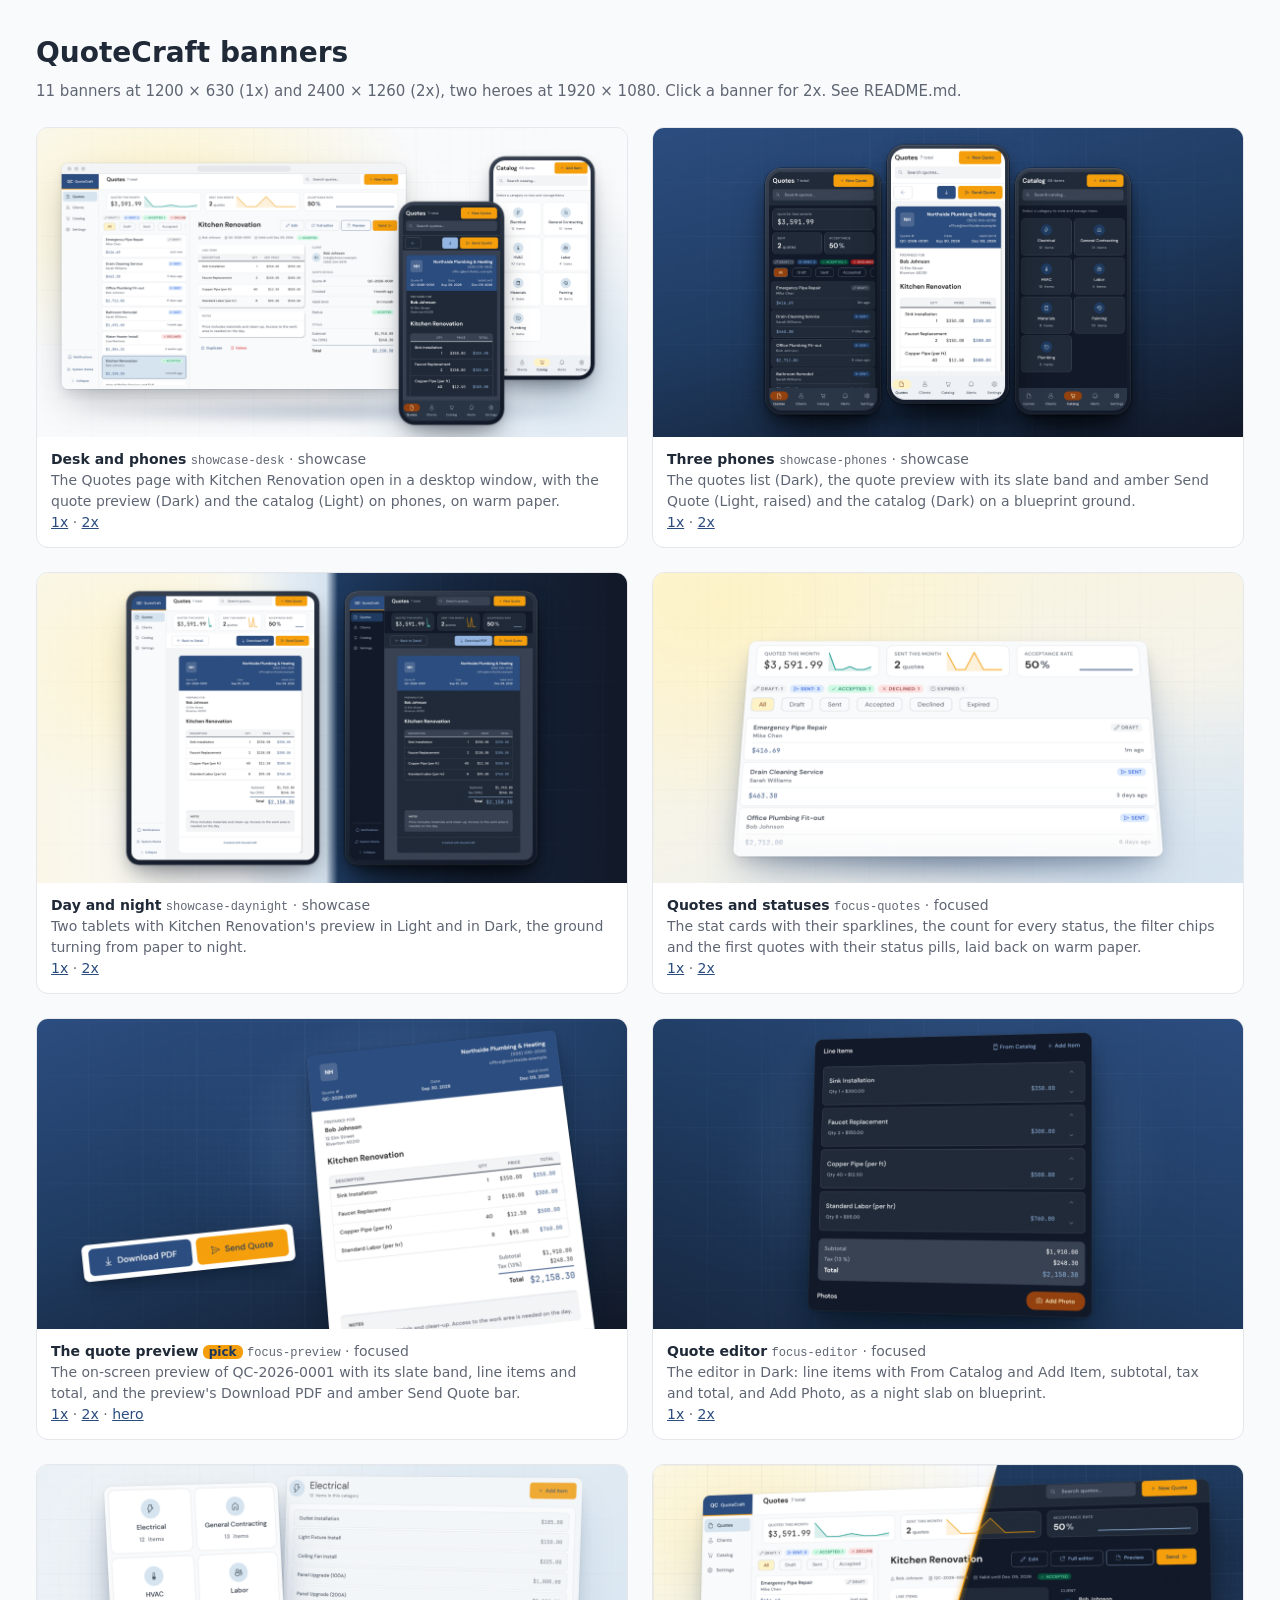
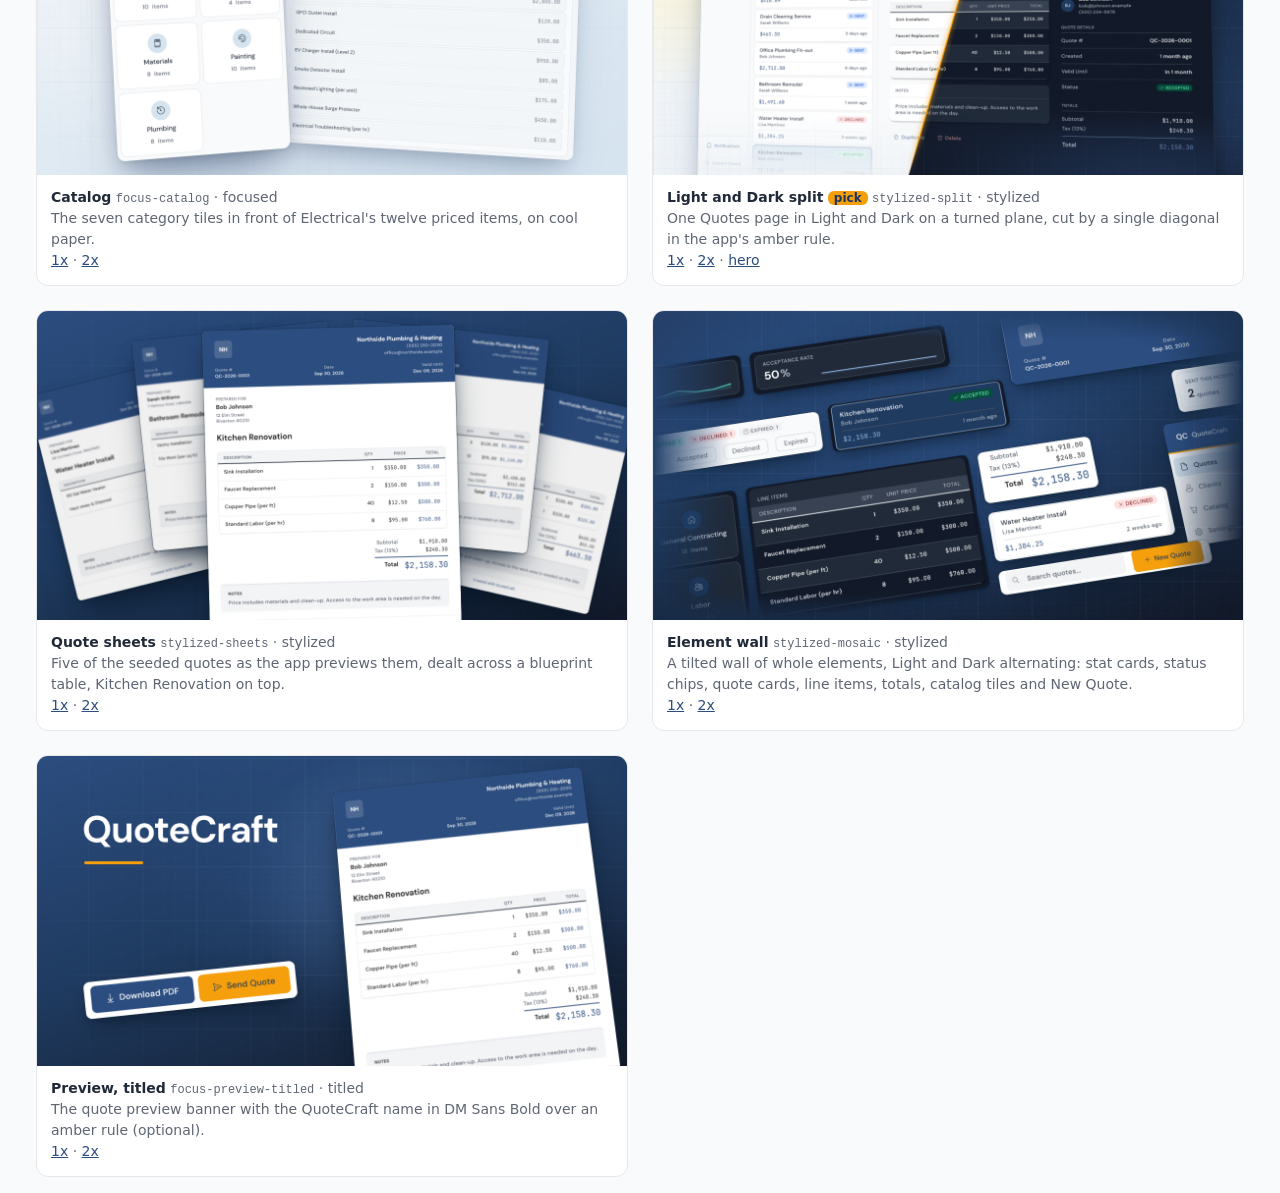
<file: docs/banners/index.html>
<!doctype html>
<html lang="en"><head><meta charset="utf-8">
<meta name="viewport" content="width=device-width, initial-scale=1">
<title>QuoteCraft banners</title>
<style>
  :root { --bg: #F9FAFB; --surface: #FFFFFF; --ink: #1F2937; --muted: #5F6673; --line: #E5E7EB; --accent: #2B4C7E; --amber: #F59E0B; }
  @media (prefers-color-scheme: dark) { :root:not([data-theme="light"]) { --bg: #111827; --surface: #1F2937; --ink: #E5E7EB; --muted: #AAB1BD; --line: #374151; --accent: #93B5E1; } }
  :root[data-theme="dark"] { --bg: #111827; --surface: #1F2937; --ink: #E5E7EB; --muted: #AAB1BD; --line: #374151; --accent: #93B5E1; }
  * { box-sizing: border-box; }
  body { margin: 0; background: var(--bg); color: var(--ink); font: 15px/1.5 system-ui, sans-serif; }
  header { padding: 32px 16px 8px; max-width: 1240px; margin: 0 auto; }
  h1 { margin: 0; font-size: 28px; } header p { margin: 6px 0 0; color: var(--muted); }
  main { display: grid; grid-template-columns: repeat(auto-fill, minmax(min(100%, 560px), 1fr)); gap: 24px; padding: 16px; max-width: 1240px; margin: 0 auto; }
  figure { margin: 0; background: var(--surface); border: 1px solid var(--line); border-radius: 12px; overflow: hidden; }
  img { display: block; width: 100%; height: auto; }
  figcaption { padding: 12px 14px 14px; color: var(--muted); font-size: 14px; } figcaption b { color: var(--ink); }
  a { color: var(--accent); } code { font-size: 12px; }
  .pick { background: var(--amber); color: #1A365D; border-radius: 6px; padding: 0 6px; font-size: 12px; font-weight: 600; }
</style></head>
<body>
<header><h1>QuoteCraft banners</h1><p>11 banners at 1200 × 630 (1x) and 2400 × 1260 (2x), two heroes at 1920 × 1080. Click a banner for 2x. See README.md.</p></header>
<main>
  <figure><a href="finals/showcase-desk@2x.png"><img src="finals/showcase-desk@1x.png" alt="Desk and phones" loading="lazy" width="1200" height="630"></a>
    <figcaption><b>Desk and phones</b> <code>showcase-desk</code> · showcase<br>The Quotes page with Kitchen Renovation open in a desktop window, with the quote preview (Dark) and the catalog (Light) on phones, on warm paper.<br>
    <a href="finals/showcase-desk@1x.png">1x</a> · <a href="finals/showcase-desk@2x.png">2x</a></figcaption></figure>
  <figure><a href="finals/showcase-phones@2x.png"><img src="finals/showcase-phones@1x.png" alt="Three phones" loading="lazy" width="1200" height="630"></a>
    <figcaption><b>Three phones</b> <code>showcase-phones</code> · showcase<br>The quotes list (Dark), the quote preview with its slate band and amber Send Quote (Light, raised) and the catalog (Dark) on a blueprint ground.<br>
    <a href="finals/showcase-phones@1x.png">1x</a> · <a href="finals/showcase-phones@2x.png">2x</a></figcaption></figure>
  <figure><a href="finals/showcase-daynight@2x.png"><img src="finals/showcase-daynight@1x.png" alt="Day and night" loading="lazy" width="1200" height="630"></a>
    <figcaption><b>Day and night</b> <code>showcase-daynight</code> · showcase<br>Two tablets with Kitchen Renovation&#x27;s preview in Light and in Dark, the ground turning from paper to night.<br>
    <a href="finals/showcase-daynight@1x.png">1x</a> · <a href="finals/showcase-daynight@2x.png">2x</a></figcaption></figure>
  <figure><a href="finals/focus-quotes@2x.png"><img src="finals/focus-quotes@1x.png" alt="Quotes and statuses" loading="lazy" width="1200" height="630"></a>
    <figcaption><b>Quotes and statuses</b> <code>focus-quotes</code> · focused<br>The stat cards with their sparklines, the count for every status, the filter chips and the first quotes with their status pills, laid back on warm paper.<br>
    <a href="finals/focus-quotes@1x.png">1x</a> · <a href="finals/focus-quotes@2x.png">2x</a></figcaption></figure>
  <figure><a href="finals/focus-preview@2x.png"><img src="finals/focus-preview@1x.png" alt="The quote preview" loading="lazy" width="1200" height="630"></a>
    <figcaption><b>The quote preview</b> <span class="pick">pick</span> <code>focus-preview</code> · focused<br>The on-screen preview of QC-2026-0001 with its slate band, line items and total, and the preview&#x27;s Download PDF and amber Send Quote bar.<br>
    <a href="finals/focus-preview@1x.png">1x</a> · <a href="finals/focus-preview@2x.png">2x</a> · <a href="finals/focus-preview-hero.png">hero</a></figcaption></figure>
  <figure><a href="finals/focus-editor@2x.png"><img src="finals/focus-editor@1x.png" alt="Quote editor" loading="lazy" width="1200" height="630"></a>
    <figcaption><b>Quote editor</b> <code>focus-editor</code> · focused<br>The editor in Dark: line items with From Catalog and Add Item, subtotal, tax and total, and Add Photo, as a night slab on blueprint.<br>
    <a href="finals/focus-editor@1x.png">1x</a> · <a href="finals/focus-editor@2x.png">2x</a></figcaption></figure>
  <figure><a href="finals/focus-catalog@2x.png"><img src="finals/focus-catalog@1x.png" alt="Catalog" loading="lazy" width="1200" height="630"></a>
    <figcaption><b>Catalog</b> <code>focus-catalog</code> · focused<br>The seven category tiles in front of Electrical&#x27;s twelve priced items, on cool paper.<br>
    <a href="finals/focus-catalog@1x.png">1x</a> · <a href="finals/focus-catalog@2x.png">2x</a></figcaption></figure>
  <figure><a href="finals/stylized-split@2x.png"><img src="finals/stylized-split@1x.png" alt="Light and Dark split" loading="lazy" width="1200" height="630"></a>
    <figcaption><b>Light and Dark split</b> <span class="pick">pick</span> <code>stylized-split</code> · stylized<br>One Quotes page in Light and Dark on a turned plane, cut by a single diagonal in the app&#x27;s amber rule.<br>
    <a href="finals/stylized-split@1x.png">1x</a> · <a href="finals/stylized-split@2x.png">2x</a> · <a href="finals/stylized-split-hero.png">hero</a></figcaption></figure>
  <figure><a href="finals/stylized-sheets@2x.png"><img src="finals/stylized-sheets@1x.png" alt="Quote sheets" loading="lazy" width="1200" height="630"></a>
    <figcaption><b>Quote sheets</b> <code>stylized-sheets</code> · stylized<br>Five of the seeded quotes as the app previews them, dealt across a blueprint table, Kitchen Renovation on top.<br>
    <a href="finals/stylized-sheets@1x.png">1x</a> · <a href="finals/stylized-sheets@2x.png">2x</a></figcaption></figure>
  <figure><a href="finals/stylized-mosaic@2x.png"><img src="finals/stylized-mosaic@1x.png" alt="Element wall" loading="lazy" width="1200" height="630"></a>
    <figcaption><b>Element wall</b> <code>stylized-mosaic</code> · stylized<br>A tilted wall of whole elements, Light and Dark alternating: stat cards, status chips, quote cards, line items, totals, catalog tiles and New Quote.<br>
    <a href="finals/stylized-mosaic@1x.png">1x</a> · <a href="finals/stylized-mosaic@2x.png">2x</a></figcaption></figure>
  <figure><a href="finals/focus-preview-titled@2x.png"><img src="finals/focus-preview-titled@1x.png" alt="Preview, titled" loading="lazy" width="1200" height="630"></a>
    <figcaption><b>Preview, titled</b> <code>focus-preview-titled</code> · titled<br>The quote preview banner with the QuoteCraft name in DM Sans Bold over an amber rule (optional).<br>
    <a href="finals/focus-preview-titled@1x.png">1x</a> · <a href="finals/focus-preview-titled@2x.png">2x</a></figcaption></figure>
</main>
</body></html>
</file>
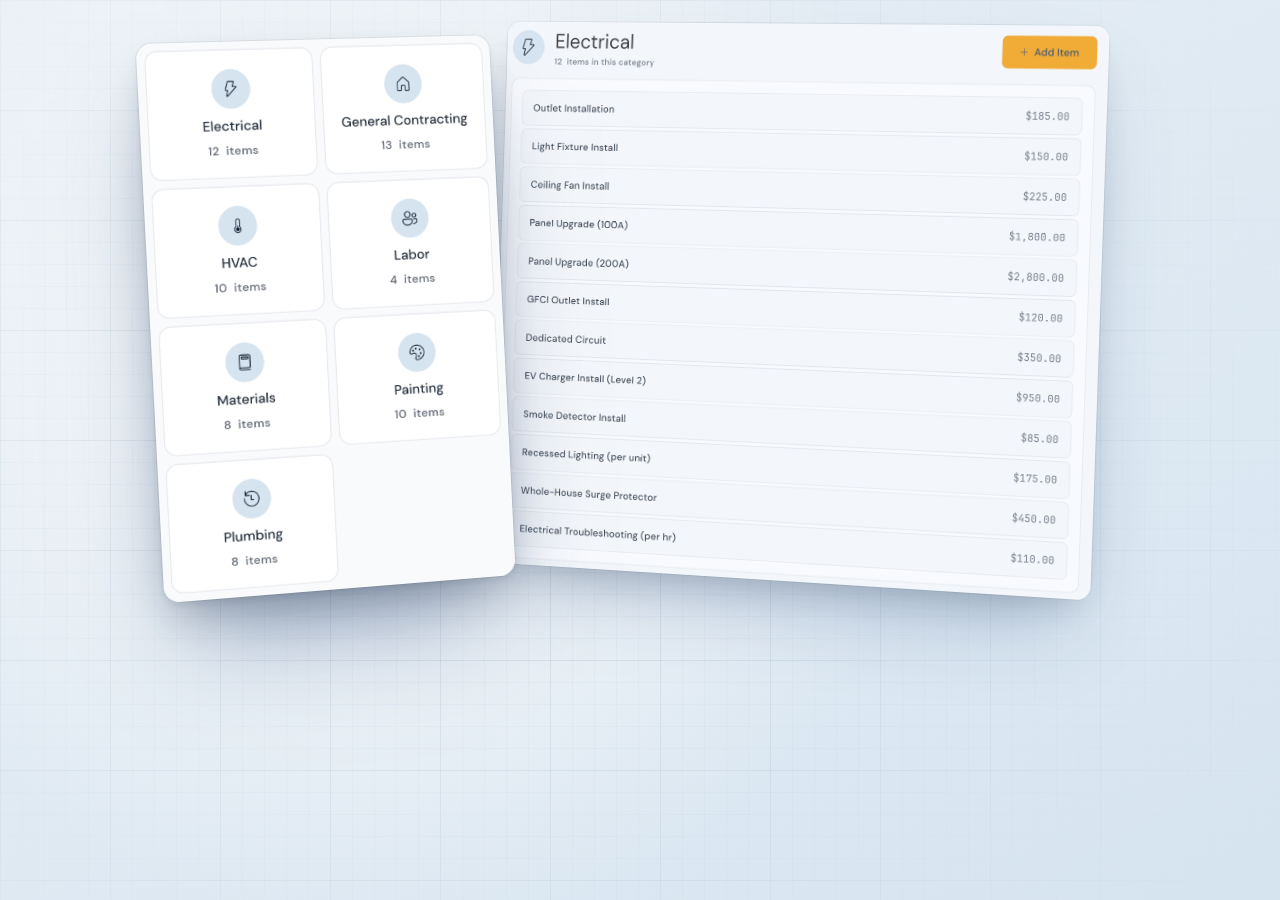
<file: docs/banners/src/focus-catalog.html>
<!doctype html>
<html><head><meta charset="utf-8"><title>focus-catalog</title>
<link rel="stylesheet" href="frames.css">
<style>
  /* The catalog (Light): the seven category tiles (Electrical, General Contracting, HVAC, Labor, Materials, Painting,
     Plumbing) with their icons and counts, in front; behind them, a little out of focus, Electrical open with its
     twelve priced items in JetBrains Mono and the amber Add Item. Cool paper: PrimaryContainer #D6E4F0 into Background
     #F9FAFB, graph lines in Primary #2B4C7E. */
  .stage { background:
      radial-gradient(55% 80% at 30% 40%, #F9FAFB 0%, rgba(249,250,251,0) 80%),
      linear-gradient(150deg, color-mix(in srgb, #D6E4F0 45%, #F9FAFB) 0%, #D6E4F0 100%); --grain: .05; }
  .graph { --cell: 22px; --major: .09; --minor: .04; -webkit-mask-image: radial-gradient(80% 90% at 40% 50%, #000, transparent 92%); }
  .list { position: absolute; left: 452px; top: 26px; width: 648px; height: 575px; border-radius: 14px; overflow: hidden;
    transform: perspective(1800px) rotateY(-10deg) rotateZ(2deg); transform-origin: 100% 50%;
    box-shadow: 0 0 0 1px rgba(31,41,55,.07), 0 16px 34px -12px rgba(31,41,55,.20), 0 44px 80px -30px rgba(43,76,126,.35); }
  .list img { width: 648px; filter: blur(.7px); }
  .list::after { content: ''; position: absolute; inset: 0; background: rgba(214,228,240,.18); }
  .tiles { position: absolute; left: 150px; top: 44px; width: 370px; height: 560px; border-radius: 16px; overflow: hidden;
    transform: perspective(1600px) rotateY(9deg) rotateZ(-3deg); transform-origin: 0 50%;
    box-shadow: 0 0 0 1px rgba(31,41,55,.08), 0 3px 6px rgba(31,41,55,.08), 0 22px 44px -12px rgba(31,41,55,.30), 0 60px 100px -30px rgba(43,76,126,.50); }
  .tiles img { width: 370px; }
</style></head>
<body><div class="stage grain">
  <div class="graph"></div>
  <div class="list"><img src="cap/cat-list@3x.png"></div>
  <div class="tiles"><img src="cap/cat-tiles@3x.png"></div>
</div></body></html>
</file>
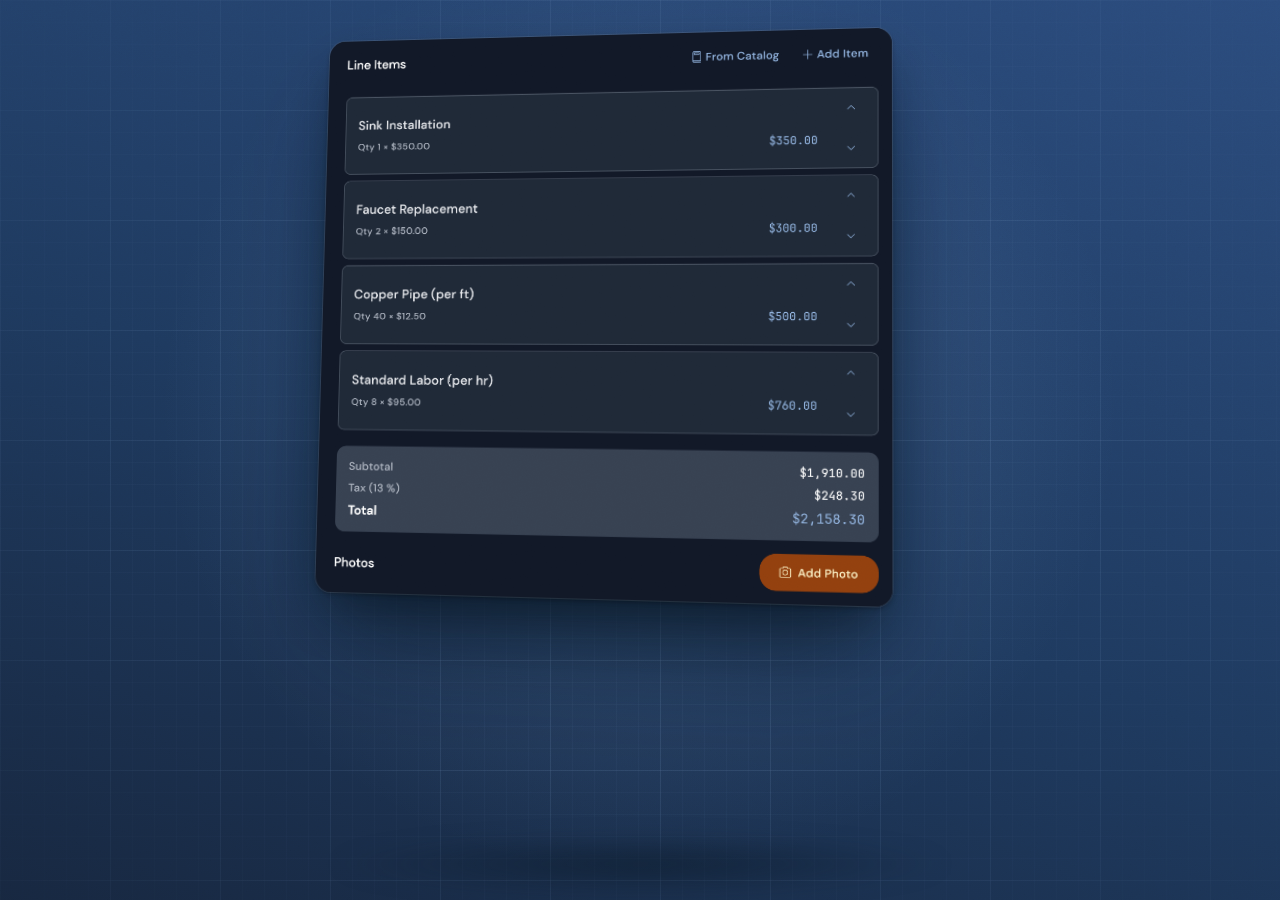
<file: docs/banners/src/focus-editor.html>
<!doctype html>
<html><head><meta charset="utf-8"><title>focus-editor</title>
<link rel="stylesheet" href="frames.css">
<style>
  /* The quote editor (Dark, QC-2026-0001 Kitchen Renovation): Line Items with From Catalog and Add Item, the four
     items with quantity, unit price, line total and their reorder arrows, the subtotal, 13 % tax and total, and Photos
     with Add Photo on the amber container. A slab of the night page (Background (Dark) #111827) turned toward the
     viewer on a blueprint ground: Primary #2B4C7E into PrimaryContainer (Dark) #1E3A5F, lines in Primary (Dark) #93B5E1. */
  .stage { background:
      radial-gradient(50% 70% at 50% 45%, rgba(147,181,225,.20) 0%, rgba(147,181,225,0) 75%),
      linear-gradient(200deg, #2B4C7E 0%, #1E3A5F 55%, color-mix(in srgb, #1E3A5F 45%, #111827) 100%); --grain: .06; }
  .blueprint { --cell: 22px; -webkit-mask-image: radial-gradient(75% 90% at 50% 50%, #000, transparent 95%); }
  .floor { position: absolute; left: 330px; right: 330px; bottom: 6px; height: 60px; border-radius: 50%;
    background: radial-gradient(closest-side, rgba(10,25,41,.6), rgba(10,25,41,0)); filter: blur(10px); }
  .panel { position: absolute; left: 312px; top: 30px; width: 576px; height: 566px; overflow: hidden; border-radius: 16px; background: #111827;
    transform-origin: 50% 50%; transform: perspective(1700px) rotateY(-9deg) rotateX(5deg);
    box-shadow: 0 0 0 1px rgba(229,231,235,.10), 0 2px 4px rgba(0,0,0,.3), 0 24px 48px -12px rgba(10,25,41,.7), 0 60px 100px -30px rgba(10,25,41,.85); }
  .panel img { position: absolute; left: 6px; top: -240px; width: 570px; }
</style></head>
<body><div class="stage grain on-night">
  <div class="blueprint"></div>
  <div class="floor"></div>
  <div class="panel"><img src="cap/editor-dark@3x.png"></div>
</div></body></html>
</file>
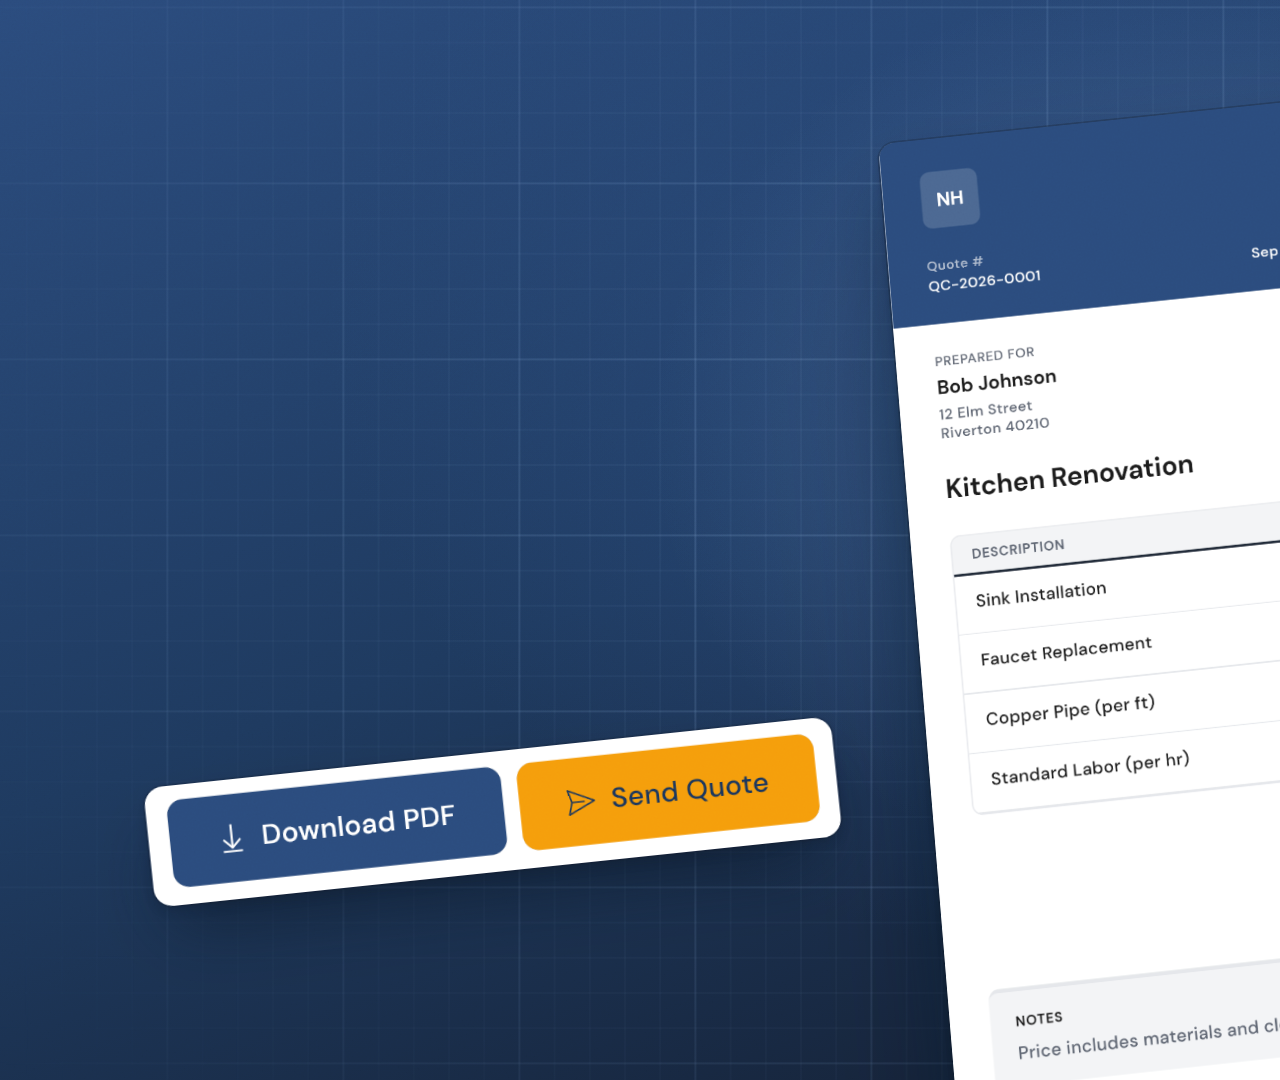
<file: docs/banners/src/focus-preview-hero.html>
<!doctype html>
<html><head><meta charset="utf-8"><title>focus-preview-hero</title>
<link rel="stylesheet" href="frames.css">
<style>
  /* Hero (1920 x 1080) of focus-preview: the same composition on a 16:9 stage, scaled 1.6.
     The on-screen quote preview (Light, Kitchen Renovation, QC-2026-0001): the document with its slate band, lifted
     off a blueprint drafting table, and the preview's own action bar (Download PDF on Primary, Send Quote on the
     amber Secondary) floating in front of it. Primary #2B4C7E into PrimaryContainer (Dark) #1E3A5F into Background
     (Dark) #111827; blueprint lines in Primary (Dark) #93B5E1; the light falls on the paper in Primary (Dark). */
  .stage { background:
      radial-gradient(42% 60% at 64% 40%, rgba(147,181,225,.22) 0%, rgba(147,181,225,0) 72%),
      radial-gradient(60% 80% at 62% 30%, rgba(43,76,126,.85) 0%, rgba(43,76,126,0) 75%),
      linear-gradient(160deg, #2B4C7E 0%, #1E3A5F 46%, #111827 100%); --grain: .06; }
  .blueprint { --cell: 22px; --gx: -6px; --gy: 4px;
    -webkit-mask-image: radial-gradient(70% 90% at 55% 45%, #000 0%, rgba(0,0,0,.55) 55%, transparent 100%); }
  .sheet { position: absolute; left: 548px; top: 48px; width: 508px; transform-origin: 50% 0;
    transform: perspective(1800px) rotateX(10deg) rotateZ(-6deg); }
  .sheet .paper { position: relative; border-radius: 10px; overflow: hidden;
    box-shadow: 0 0 0 1px rgba(17,24,39,.25), 0 2px 3px rgba(17,24,39,.25), 0 22px 40px -10px rgba(10,25,41,.55), 0 60px 90px -30px rgba(10,25,41,.75); }
  .sheet img { width: 100%; height: auto; }
  .bar { position: absolute; left: 92px; top: 438px; width: 432px; border-radius: 12px; overflow: hidden; transform: rotateZ(-6deg);
    box-shadow: 0 0 0 1px rgba(17,24,39,.20), 0 3px 6px rgba(17,24,39,.25), 0 24px 44px -12px rgba(10,25,41,.65); }
  .bar img { width: 100%; height: auto; }

  html, body { width: 1920px; height: 1080px; }
  .hero { position: absolute; left: 0; top: 0; width: 1200px; height: 675px; transform: scale(1.6); transform-origin: 0 0; }
  .sheet { top: 64px; } .bar { top: 470px; }
</style></head>
<body><div class="hero"><div class="stage grain">
  <div class="blueprint"></div>
  <div class="sheet"><div class="paper"><img src="cap/doc-kitchen@3x.png"></div></div>
  <div class="bar"><img src="cap/preview-bar@3x.png"></div>
</div></div></body></html>
</file>
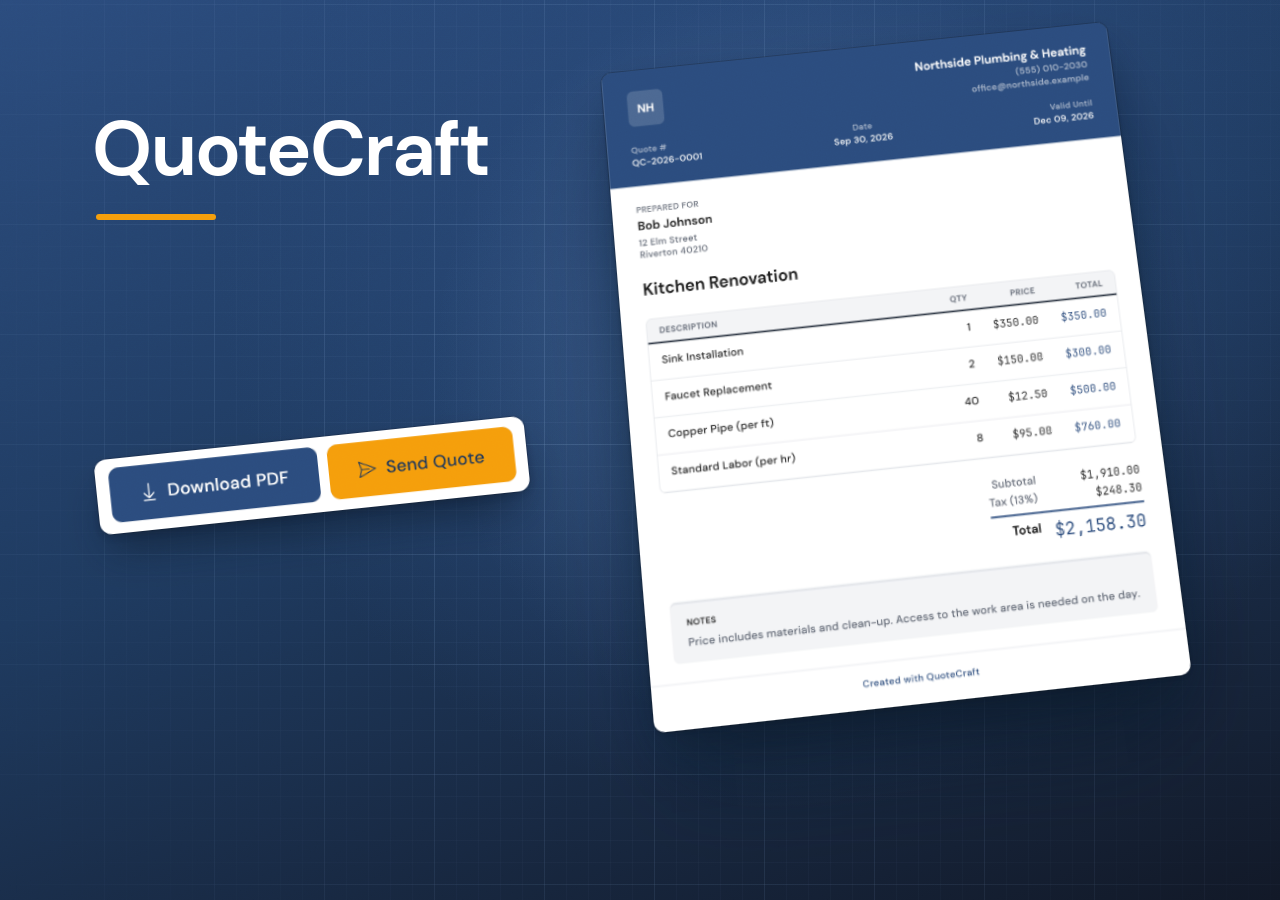
<file: docs/banners/src/focus-preview-titled.html>
<!doctype html>
<html><head><meta charset="utf-8"><title>focus-preview-titled</title>
<link rel="stylesheet" href="frames.css">
<style>
  /* Optional titled variant of focus-preview: the display name in the app's own face, DM Sans Bold (the wordmark's
     "QC" weight in the rail), in OnPrimary #FFFFFF on the blueprint ground, over a short rule in the amber Secondary
     #F59E0B, the line the app draws under its slate brand band. The only text in the set. */
  .stage { background:
      radial-gradient(42% 60% at 64% 40%, rgba(147,181,225,.22) 0%, rgba(147,181,225,0) 72%),
      radial-gradient(60% 80% at 62% 30%, rgba(43,76,126,.85) 0%, rgba(43,76,126,0) 75%),
      linear-gradient(160deg, #2B4C7E 0%, #1E3A5F 46%, #111827 100%); --grain: .06; }
  .blueprint { --cell: 22px; --gx: -6px; --gy: 4px;
    -webkit-mask-image: radial-gradient(70% 90% at 55% 45%, #000 0%, rgba(0,0,0,.55) 55%, transparent 100%); }
  .sheet { position: absolute; left: 600px; top: 48px; width: 508px; transform-origin: 50% 0;
    transform: perspective(1800px) rotateX(10deg) rotateZ(-6deg); }
  .sheet .paper { position: relative; border-radius: 10px; overflow: hidden;
    box-shadow: 0 0 0 1px rgba(17,24,39,.25), 0 2px 3px rgba(17,24,39,.25), 0 22px 40px -10px rgba(10,25,41,.55), 0 60px 90px -30px rgba(10,25,41,.75); }
  .sheet img { width: 100%; height: auto; }
  .bar { position: absolute; left: 96px; top: 438px; width: 432px; border-radius: 12px; overflow: hidden; transform: rotateZ(-6deg);
    box-shadow: 0 0 0 1px rgba(17,24,39,.20), 0 3px 6px rgba(17,24,39,.25), 0 24px 44px -12px rgba(10,25,41,.65); }
  .bar img { width: 100%; height: auto; }
  h1 { position: absolute; left: 92px; top: 112px; margin: 0; font: 700 76px/1 'DM Sans', sans-serif; letter-spacing: -0.025em; color: #FFFFFF; }
  .rule { position: absolute; left: 96px; top: 214px; width: 120px; height: 6px; border-radius: 3px; background: #F59E0B; }
</style></head>
<body><div class="stage grain">
  <div class="blueprint"></div>
  <div class="sheet"><div class="paper"><img src="cap/doc-kitchen@3x.png"></div></div>
  <div class="bar"><img src="cap/preview-bar@3x.png"></div>
  <h1>QuoteCraft</h1>
  <div class="rule"></div>
</div></body></html>
</file>
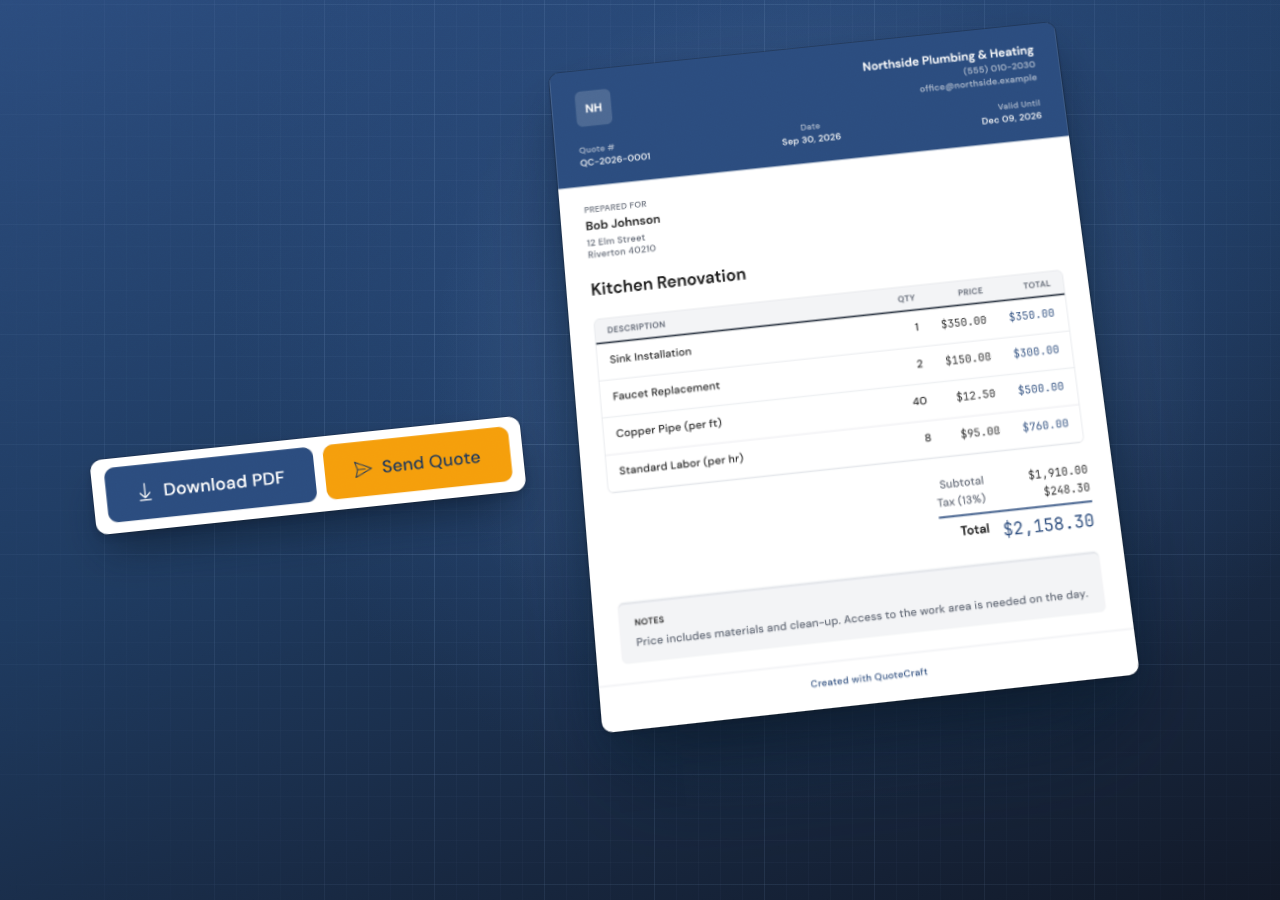
<file: docs/banners/src/focus-preview.html>
<!doctype html>
<html><head><meta charset="utf-8"><title>focus-preview</title>
<link rel="stylesheet" href="frames.css">
<style>
  /* The on-screen quote preview (Light, Kitchen Renovation, QC-2026-0001): the document with its slate band, lifted
     off a blueprint drafting table, and the preview's own action bar (Download PDF on Primary, Send Quote on the
     amber Secondary) floating in front of it. Primary #2B4C7E into PrimaryContainer (Dark) #1E3A5F into Background
     (Dark) #111827; blueprint lines in Primary (Dark) #93B5E1; the light falls on the paper in Primary (Dark). */
  .stage { background:
      radial-gradient(42% 60% at 64% 40%, rgba(147,181,225,.22) 0%, rgba(147,181,225,0) 72%),
      radial-gradient(60% 80% at 62% 30%, rgba(43,76,126,.85) 0%, rgba(43,76,126,0) 75%),
      linear-gradient(160deg, #2B4C7E 0%, #1E3A5F 46%, #111827 100%); --grain: .06; }
  .blueprint { --cell: 22px; --gx: -6px; --gy: 4px;
    -webkit-mask-image: radial-gradient(70% 90% at 55% 45%, #000 0%, rgba(0,0,0,.55) 55%, transparent 100%); }
  .sheet { position: absolute; left: 548px; top: 48px; width: 508px; transform-origin: 50% 0;
    transform: perspective(1800px) rotateX(10deg) rotateZ(-6deg); }
  .sheet .paper { position: relative; border-radius: 10px; overflow: hidden;
    box-shadow: 0 0 0 1px rgba(17,24,39,.25), 0 2px 3px rgba(17,24,39,.25), 0 22px 40px -10px rgba(10,25,41,.55), 0 60px 90px -30px rgba(10,25,41,.75); }
  .sheet img { width: 100%; height: auto; }
  .bar { position: absolute; left: 92px; top: 438px; width: 432px; border-radius: 12px; overflow: hidden; transform: rotateZ(-6deg);
    box-shadow: 0 0 0 1px rgba(17,24,39,.20), 0 3px 6px rgba(17,24,39,.25), 0 24px 44px -12px rgba(10,25,41,.65); }
  .bar img { width: 100%; height: auto; }
</style></head>
<body><div class="stage grain">
  <div class="blueprint"></div>
  <div class="sheet"><div class="paper"><img src="cap/doc-kitchen@3x.png"></div></div>
  <div class="bar"><img src="cap/preview-bar@3x.png"></div>
</div></body></html>
</file>
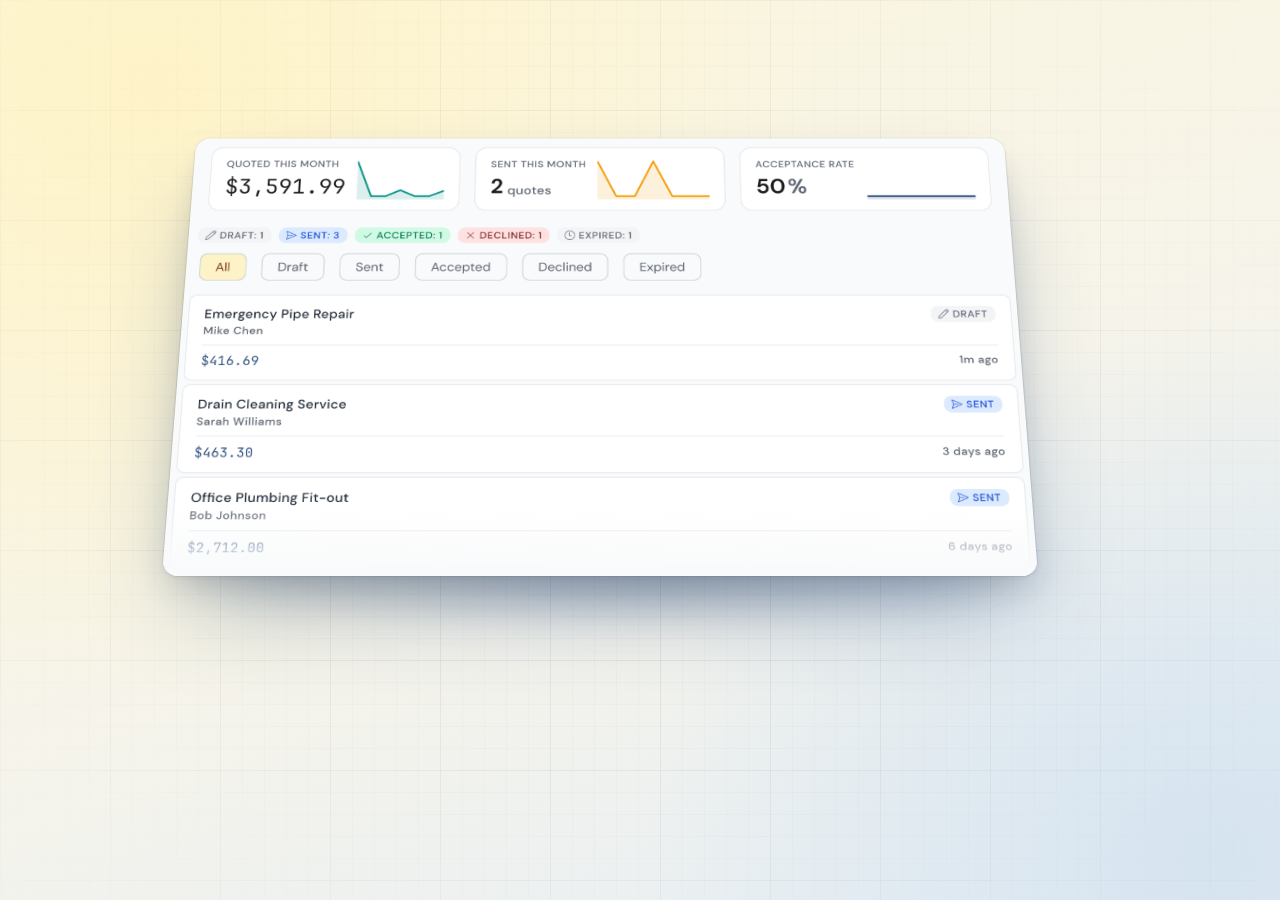
<file: docs/banners/src/focus-quotes.html>
<!doctype html>
<html><head><meta charset="utf-8"><title>focus-quotes</title>
<link rel="stylesheet" href="frames.css">
<style>
  /* The quotes list (Light, one pane at 1060 px): the three stat cards with their sparklines (teal Tertiary, amber
     Secondary, slate Primary), the counts for every status (Draft, Sent, Accepted, Declined, Expired), the filter chips
     and the first quotes with their status pills. Lifted off warm paper and laid back from its bottom edge, which stays
     at native size. Ground: SecondaryContainer #FEF3C7 into Background #F9FAFB and PrimaryContainer #D6E4F0, graph
     lines in Primary #2B4C7E. */
  .stage { background:
      radial-gradient(70% 90% at 12% 10%, #FEF3C7 0%, rgba(254,243,199,0) 75%),
      radial-gradient(60% 80% at 95% 95%, #D6E4F0 0%, rgba(214,228,240,0) 75%),
      linear-gradient(160deg, color-mix(in srgb, #FEF3C7 60%, #F9FAFB) 0%, color-mix(in srgb, #FEF3C7 25%, #F3F4F6) 55%, color-mix(in srgb, #D6E4F0 55%, #F9FAFB) 100%); --grain: .05; }
  .graph { --cell: 22px; --major: .09; --minor: .04; -webkit-mask-image: radial-gradient(80% 90% at 50% 50%, #000, transparent 90%); }
  .glow { position: absolute; left: 190px; right: 190px; top: 520px; height: 110px; border-radius: 50%;
    background: radial-gradient(closest-side, rgba(43,76,126,.28), rgba(43,76,126,0)); filter: blur(16px); }
  .panel { position: absolute; left: 162px; top: 82px; width: 876px; height: 494px; border-radius: 16px; overflow: hidden;
    transform-origin: 50% 100%; transform: perspective(1600px) rotateX(16deg);
    box-shadow: 0 0 0 1px rgba(31,41,55,.08), 0 2px 4px rgba(31,41,55,.06), 0 18px 36px -12px rgba(31,41,55,.22), 0 50px 90px -30px rgba(43,76,126,.45); }
  .panel img { position: absolute; left: 0; top: -66px; width: 876px; }
  .panel::after { content: ''; position: absolute; left: 0; right: 0; bottom: 0; height: 70px;
    background: linear-gradient(180deg, rgba(249,250,251,0), #F9FAFB 92%); }
</style></head>
<body><div class="stage grain">
  <div class="graph"></div>
  <div class="glow"></div>
  <div class="panel"><img src="cap/list-light@3x.png"></div>
</div></body></html>
</file>
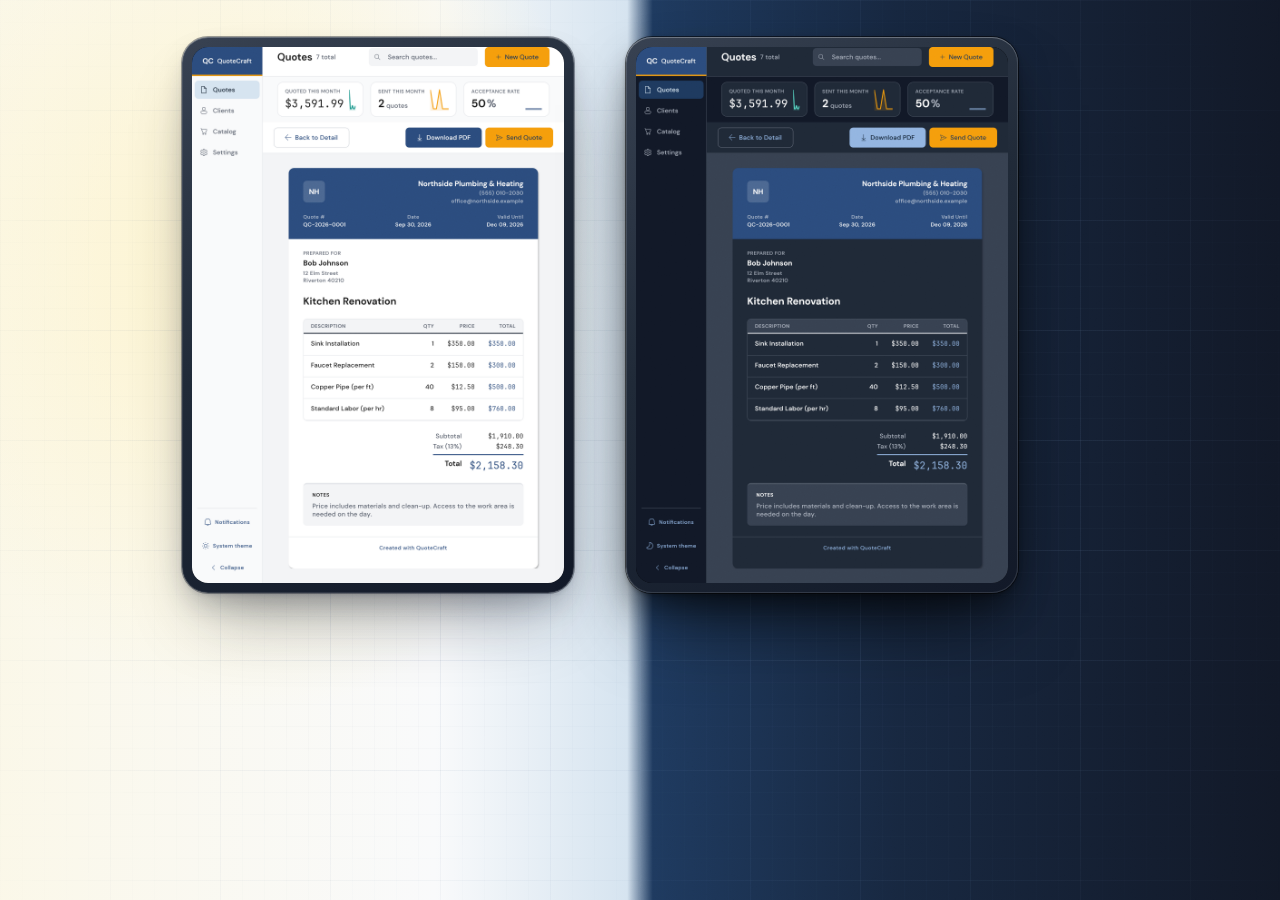
<file: docs/banners/src/showcase-daynight.html>
<!doctype html>
<html><head><meta charset="utf-8"><title>showcase-daynight</title>
<link rel="stylesheet" href="frames.css">
<style>
  /* Two tablets, the same moment by day and by night: Kitchen Renovation's preview in Light and in Dark (one session,
     a few seconds apart). The ground turns with them, from warm paper (SecondaryContainer #FEF3C7 on Background
     #F9FAFB) to the night (PrimaryContainer (Dark) #1E3A5F into Background (Dark) #111827). */
  .stage { background:
      linear-gradient(90deg, color-mix(in srgb, #FEF3C7 35%, #F9FAFB) 0%, #F9FAFB 34%, #D6E4F0 49%, #1E3A5F 51%, color-mix(in srgb, #1E3A5F 45%, #111827) 70%, #111827 100%); --grain: .05; }
  .warm { position: absolute; inset: 0; background: radial-gradient(40% 70% at 20% 30%, rgba(254,243,199,.9), rgba(254,243,199,0) 70%); }
  .graph { --cell: 22px; --major: .07; --minor: .03; right: 50%; -webkit-mask-image: radial-gradient(90% 90% at 60% 50%, #000, transparent 90%); }
  .blueprint { --cell: 22px; --major: .10; --minor: .045; left: 50%; -webkit-mask-image: radial-gradient(90% 90% at 40% 50%, #000, transparent 90%); }
  .t { --bezel: 10px; --r: 26px; width: 392px; height: 556px; top: 37px; }
  .t1 { left: 182px; }
  .t2 { left: 626px; }
  .t2 { box-shadow: inset 0 0 0 1px rgba(255,255,255,.12), inset 0 1px 0 rgba(255,255,255,.18), 0 0 0 1px rgba(0,0,0,.55),
              0 2px 4px rgba(0,0,0,.3), 0 16px 34px -8px rgba(0,0,0,.55), 0 44px 80px -24px rgba(0,0,0,.7); }
</style></head>
<body><div class="stage grain">
  <div class="warm"></div>
  <div class="graph"></div>
  <div class="blueprint"></div>
  <div class="device t t1"><div class="screen"><img src="cap/tab-preview-light@2x.png"></div></div>
  <div class="device t t2"><div class="screen"><img src="cap/tab-preview-dark@2x.png"></div></div>
</div></body></html>
</file>
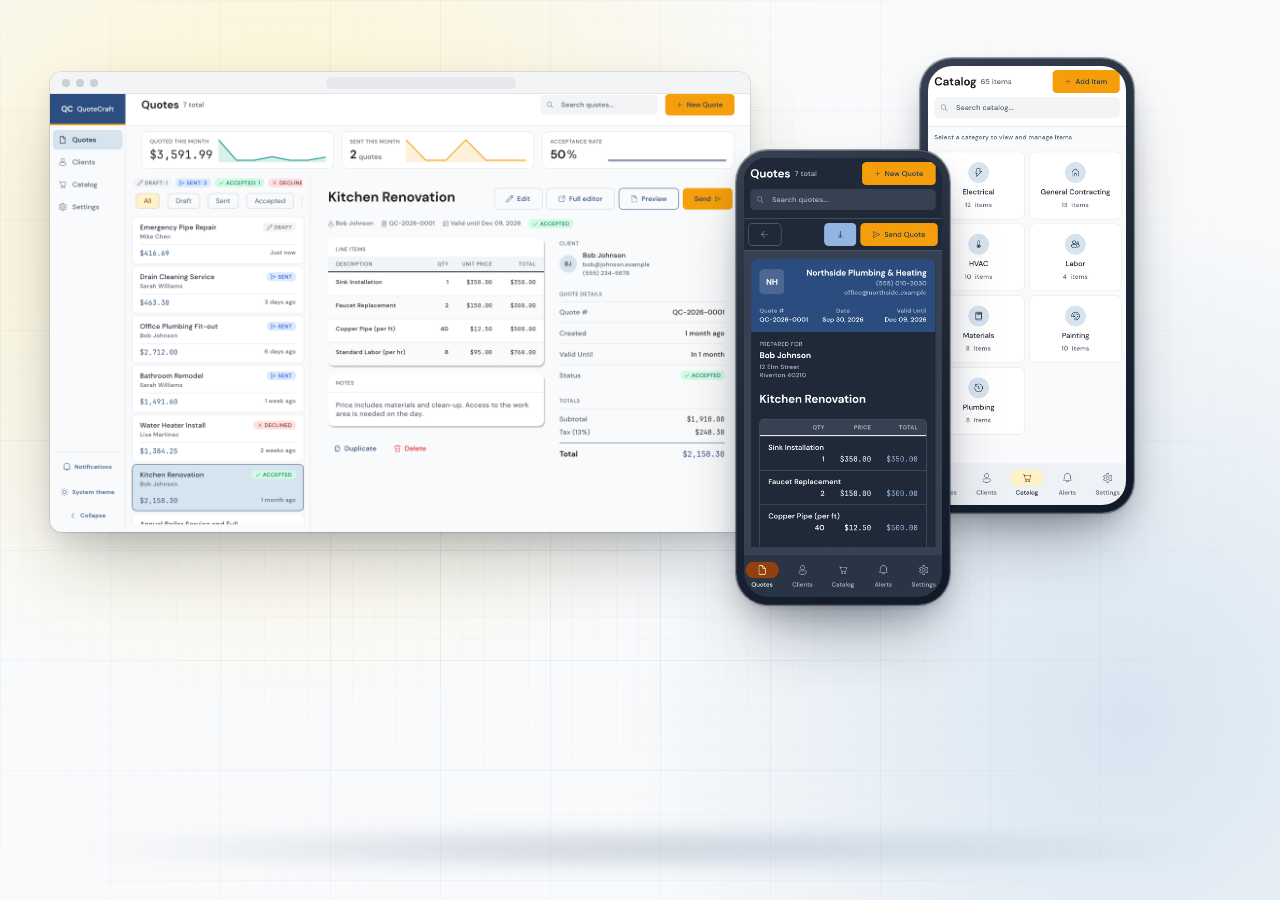
<file: docs/banners/src/showcase-desk.html>
<!doctype html>
<html><head><meta charset="utf-8"><title>showcase-desk</title>
<link rel="stylesheet" href="frames.css">
<style>
  /* House style: a desktop window with the Quotes page (Light, Kitchen Renovation open beside the list) and a pair of
     phones overlapping its right edge: the quote preview (Dark) and the catalog (Light). Warm paper: Background
     #F9FAFB with a SecondaryContainer #FEF3C7 wash and a PrimaryContainer #D6E4F0 wash, faint graph lines in Primary. */
  .stage { background:
      radial-gradient(60% 75% at 22% 25%, rgba(254,243,199,.95) 0%, rgba(254,243,199,0) 72%),
      radial-gradient(55% 80% at 88% 80%, rgba(214,228,240,.95) 0%, rgba(214,228,240,0) 72%),
      #F9FAFB; --grain: .05; }
  .graph { --cell: 22px; --major: .07; --minor: .03; -webkit-mask-image: radial-gradient(80% 90% at 40% 50%, #000, transparent 90%); }
  .floor { position: absolute; left: 70px; right: 60px; bottom: 26px; height: 50px; border-radius: 50%;
    background: radial-gradient(closest-side, rgba(43,76,126,.22), rgba(43,76,126,0)); filter: blur(8px); }
  .win { left: 50px; top: 72px; width: 700px; --bar: 22px; }
  .p1 { left: 736px; top: 150px; width: 214px; height: 455px; --bezel: 8px; --r: 32px; z-index: 2; }
  .p2 { left: 920px; top: 58px; width: 214px; height: 455px; --bezel: 8px; --r: 32px; z-index: 1; }
</style></head>
<body><div class="stage grain">
  <div class="graph"></div>
  <div class="floor"></div>
  <div class="win"><div class="bar"><i></i><i></i><i></i><b></b></div><img src="cap/desk-quotes-light@2x.png"></div>
  <div class="device p2"><div class="screen"><img src="cap/phone-catalog-light@2x.png"></div></div>
  <div class="device p1"><div class="screen"><img src="cap/phone-preview-dark@2x.png"></div></div>
</div></body></html>
</file>
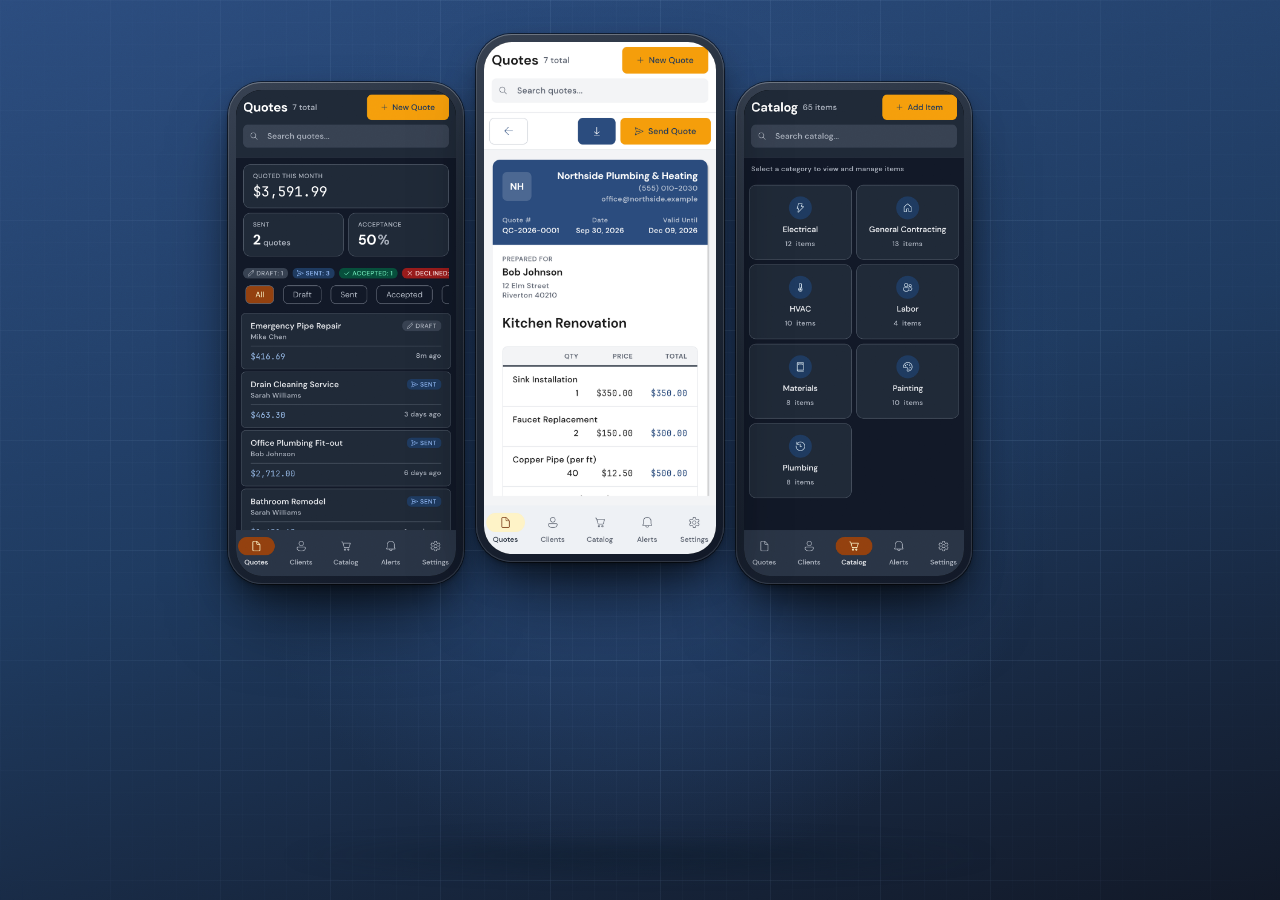
<file: docs/banners/src/showcase-phones.html>
<!doctype html>
<html><head><meta charset="utf-8"><title>showcase-phones</title>
<link rel="stylesheet" href="frames.css">
<style>
  /* Three phones on a blueprint ground: the quotes list (Dark), the quote preview with its slate band and amber Send
     Quote (Light, centre, raised) and the catalog (Dark). Primary #2B4C7E into PrimaryContainer (Dark) #1E3A5F into
     Background (Dark) #111827, blueprint lines in Primary (Dark) #93B5E1. */
  .stage { background:
      radial-gradient(45% 70% at 50% 45%, rgba(43,76,126,.9) 0%, rgba(43,76,126,0) 75%),
      linear-gradient(165deg, #2B4C7E 0%, #1E3A5F 50%, #111827 100%); --grain: .06; }
  .blueprint { --cell: 22px; -webkit-mask-image: radial-gradient(70% 90% at 50% 45%, #000, transparent 95%); }
  .floor { position: absolute; left: 22%; right: 22%; bottom: 22px; height: 44px; border-radius: 50%;
    background: radial-gradient(closest-side, rgba(10,25,41,.55), rgba(10,25,41,0)); filter: blur(8px); }
  .d { --bezel: 8px; }
  .p1 { left: 228px; top: 82px; width: 236px; height: 502px; --r: 34px; }
  .p2 { left: 476px; top: 34px; width: 248px; height: 528px; --r: 36px; z-index: 2; }
  .p3 { left: 736px; top: 82px; width: 236px; height: 502px; --r: 34px; }
</style></head>
<body><div class="stage grain on-night">
  <div class="blueprint"></div>
  <div class="floor"></div>
  <div class="device d p1"><div class="screen"><img src="cap/phone-quotes-dark@2x.png"></div></div>
  <div class="device d p2"><div class="screen"><img src="cap/phone-preview-light@2x.png"></div></div>
  <div class="device d p3"><div class="screen"><img src="cap/phone-catalog-dark@2x.png"></div></div>
</div></body></html>
</file>
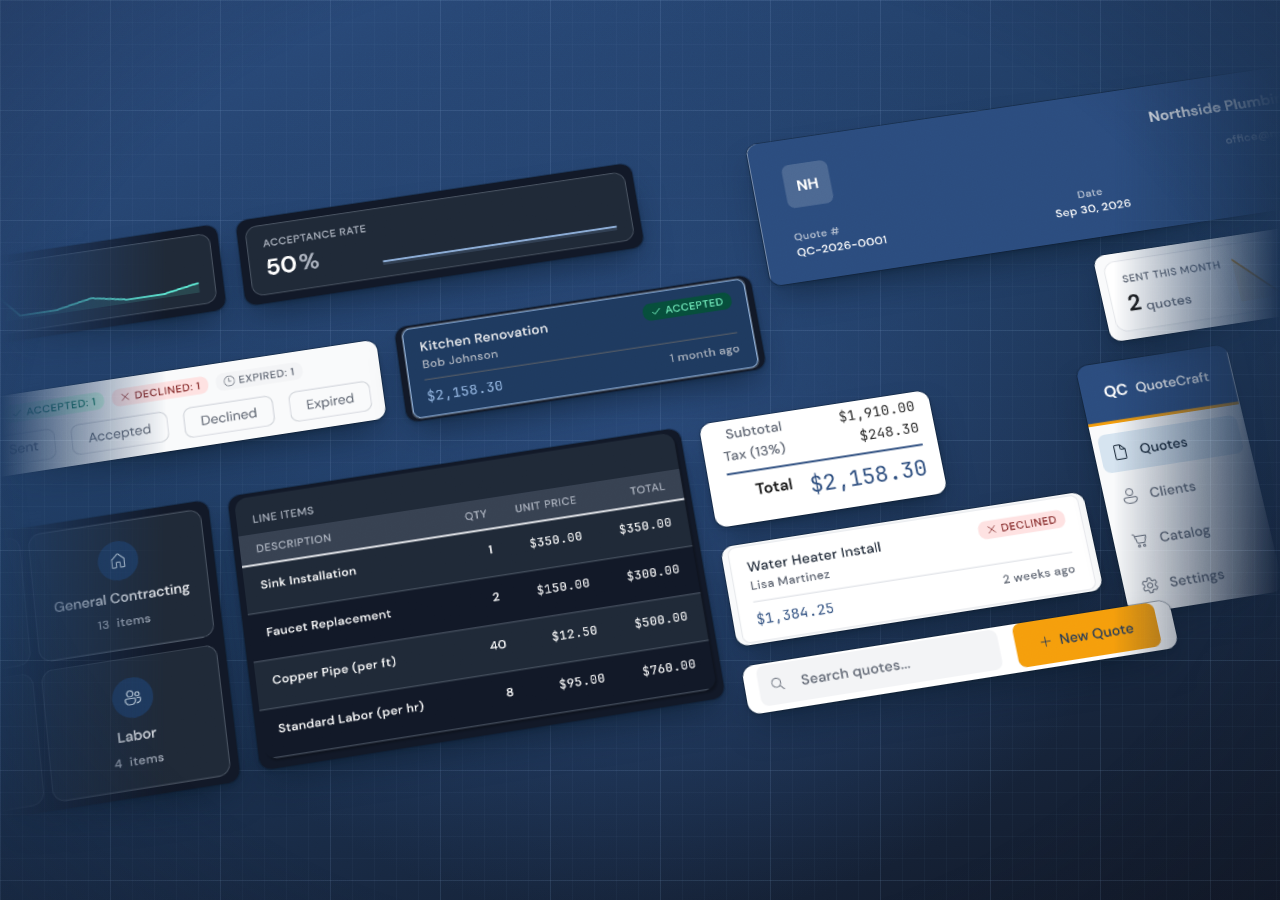
<file: docs/banners/src/stylized-mosaic.html>
<!doctype html>
<html><head><meta charset="utf-8"><title>stylized-mosaic</title>
<link rel="stylesheet" href="frames.css">
<style>
  /* The app's pieces, each cut whole from a capture, set as a tilted wall of tiles, Light and Dark alternating: the
     slate brand band and its amber rule, the stat cards with their sparklines, the status counts and filter chips,
     quote cards (Accepted, Declined), the preview's band, line items, totals, the catalog tiles and New Quote. The
     wall dissolves into the ground at the frame, so no tile meets the edge with a hard cut.
     Blueprint ground: Primary #2B4C7E into PrimaryContainer (Dark) #1E3A5F into Background (Dark) #111827. */
  .stage { background:
      radial-gradient(55% 70% at 50% 50%, rgba(43,76,126,.85) 0%, rgba(43,76,126,0) 75%),
      linear-gradient(160deg, #2B4C7E 0%, #1E3A5F 45%, #111827 100%); --grain: .06; }
  .blueprint { --cell: 22px; --major: .10; --minor: .04; }
  .wall { position: absolute; left: 50%; top: 50%; width: 0; height: 0; transform-style: preserve-3d;
    transform: translate(-40px, 30px) perspective(2200px) rotateX(14deg) rotateZ(-9deg); }
  .t { position: absolute; border-radius: 12px; overflow: hidden;
    box-shadow: 0 0 0 1px rgba(10,25,41,.35), 0 2px 4px rgba(10,25,41,.30), 0 18px 34px -10px rgba(10,25,41,.60); }
  .t img { display: block; width: 100%; height: auto; }
  .wallmask { position: absolute; inset: 0;
    -webkit-mask-image: linear-gradient(90deg, transparent 0%, #000 13%, #000 87%, transparent 100%),
                        linear-gradient(180deg, transparent 0%, #000 9%, #000 91%, transparent 100%);
    -webkit-mask-composite: source-in; mask-composite: intersect; }
  .fade { position: absolute; inset: 0; pointer-events: none;
    background: radial-gradient(80% 90% at 50% 50%, rgba(17,24,39,0) 60%, rgba(17,24,39,.45) 100%); }
</style></head>
<body><div class="stage grain">
  <div class="blueprint"></div>
  <div class="wallmask"><div class="wall">
    <div class="t" style="left:-760px; top:-330px; width:412px"><img src="cap/m-stat-quoted@3x.png"></div>
    <div class="t" style="left:-328px; top:-330px; width:412px"><img src="cap/m-stat-rate@3x.png"></div>
    <div class="t" style="left:-760px; top:-181px; width:558px"><img src="cap/m-pills@3x.png"></div>
    <div class="t" style="left:-182px; top:-190px; width:367px"><img src="cap/m-card-kitchen@3x.png"></div>
    <div class="t" style="left:205px; top:-330px; width:686px"><img src="cap/m-docband@3x.png"></div>
    <div class="t" style="left:-760px; top:-41px; width:370px"><img src="cap/m-tiles@3x.png"></div>
    <div class="t" style="left:-370px; top:-41px; width:457px"><img src="cap/m-lines@3x.png"></div>
    <div class="t" style="left:107px; top:-41px; width:234px"><img src="cap/m-totals@3x.png"></div>
    <div class="t" style="left:107px; top:87px; width:367px"><img src="cap/m-card-water@3x.png"></div>
    <div class="t" style="left:494px; top:-41px; width:156px"><img src="cap/m-rail@3x.png"></div>
    <div class="t" style="left:107px; top:208px; width:428px"><img src="cap/m-newquote@3x.png"></div>
    <div class="t" style="left:536px; top:-154px; width:412px"><img src="cap/m-stat-sent@3x.png"></div>
  </div></div>
  <div class="fade"></div>
</div></body></html>
</file>
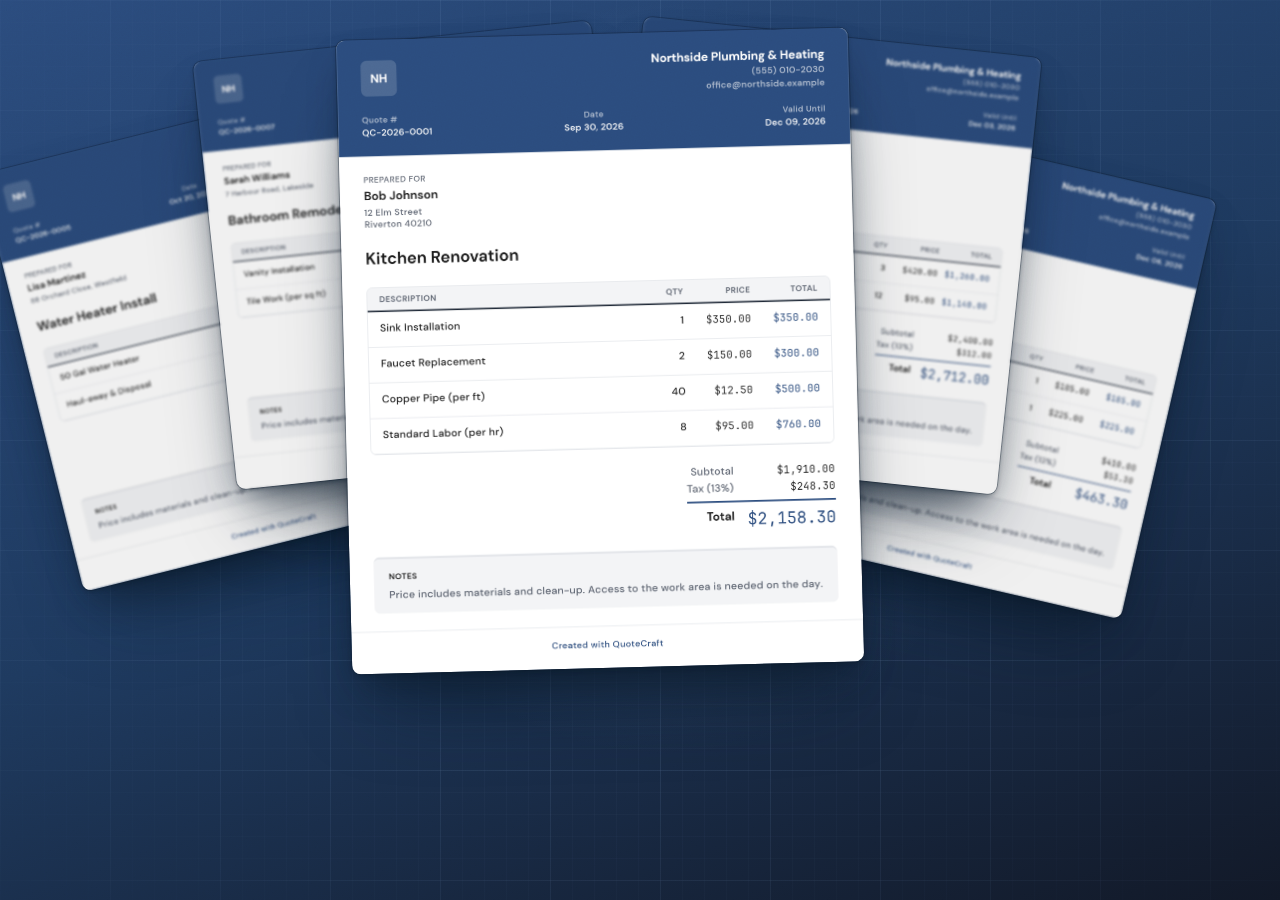
<file: docs/banners/src/stylized-sheets.html>
<!doctype html>
<html><head><meta charset="utf-8"><title>stylized-sheets</title>
<link rel="stylesheet" href="frames.css">
<style>
  /* Five of the seeded quotes as the app previews them (Light), dealt across a blueprint drafting table: Water Heater
     Install, Drain Cleaning Service, Bathroom Remodel, Office Plumbing Fit-out, and Kitchen Renovation on top. The
     sheets underneath are softened, as out of focus. Primary #2B4C7E into PrimaryContainer (Dark) #1E3A5F into
     Background (Dark) #111827, blueprint lines in Primary (Dark) #93B5E1, a warm Secondary #F59E0B light on the top sheet. */
  .stage { background:
      radial-gradient(40% 60% at 52% 42%, rgba(147,181,225,.22) 0%, rgba(147,181,225,0) 70%),
      linear-gradient(160deg, #2B4C7E 0%, #1E3A5F 50%, #111827 100%); --grain: .06; }
  .blueprint { --cell: 22px; -webkit-mask-image: radial-gradient(75% 90% at 50% 45%, #000, transparent 95%); }
  .sheet { position: absolute; width: var(--w); border-radius: 9px; overflow: hidden; transform-origin: 50% 50%;
    transform: rotate(var(--r));
    box-shadow: 0 0 0 1px rgba(10,25,41,.30), 0 2px 4px rgba(10,25,41,.30), 0 20px 36px -12px rgba(10,25,41,.60), 0 50px 80px -30px rgba(10,25,41,.70); }
  .sheet img { width: 100%; height: auto; }
  .soft img { filter: blur(var(--b, .8px)) brightness(.94); }
  .s1 { --w: 400px; left: 26px;  top: 120px; --r: -14deg; --b: 1.2px; }
  .s2 { --w: 400px; left: 214px; top: 40px;  --r: -6deg; --b: 1px; }
  .s3 { --w: 400px; left: 774px; top: 150px; --r: 13deg; --b: 1.2px; }
  .s4 { --w: 400px; left: 620px; top: 36px;  --r: 6deg; --b: 1px; }
  .s5 { --w: 512px; left: 344px; top: 34px;  --r: -1.5deg; }
</style></head>
<body><div class="stage grain">
  <div class="blueprint"></div>
  <div class="sheet soft s1"><img src="cap/doc-water@3x.png"></div>
  <div class="sheet soft s3"><img src="cap/doc-drain@3x.png"></div>
  <div class="sheet soft s2"><img src="cap/doc-bathroom@3x.png"></div>
  <div class="sheet soft s4"><img src="cap/doc-office@3x.png"></div>
  <div class="sheet s5"><img src="cap/doc-kitchen@3x.png"></div>
</div></body></html>
</file>
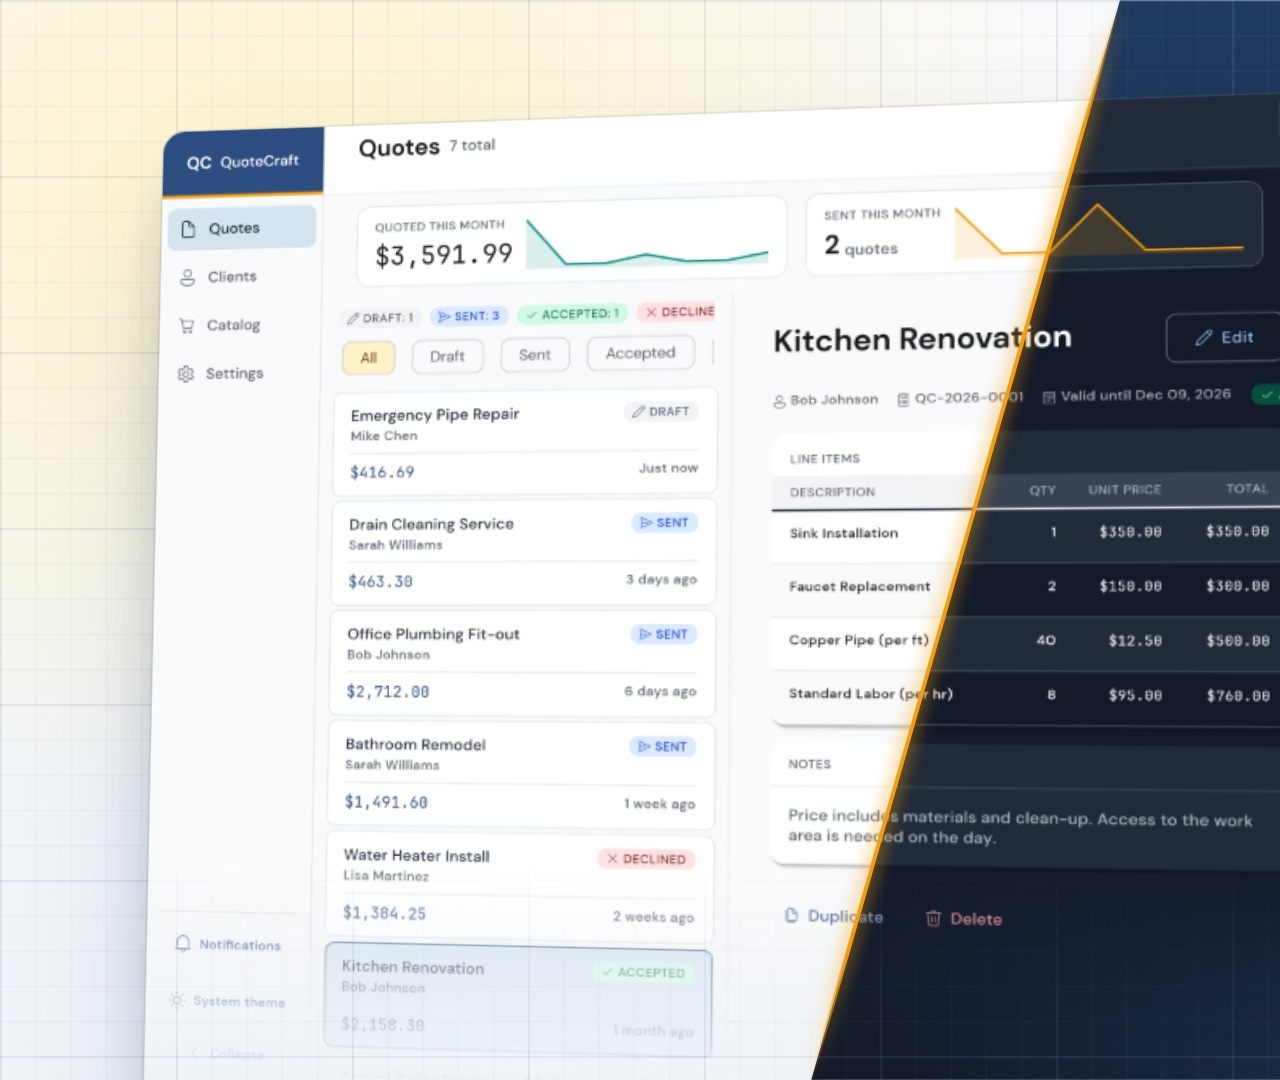
<file: docs/banners/src/stylized-split-hero.html>
<!doctype html>
<html><head><meta charset="utf-8"><title>stylized-split-hero</title>
<link rel="stylesheet" href="frames.css">
<style>
  /* Hero (1920 x 1080) of stylized-split: the same composition on a 16:9 stage, scaled 1.6.
     One Quotes page, one moment, both themes: the Light and the Dark capture of Kitchen Renovation (one session,
     seconds apart) on the same turned plane, cut on one diagonal that runs through ground and screen alike. The cut is
     the app's own amber rule (Secondary #F59E0B), the line under its slate band. Warm paper on the day side
     (SecondaryContainer #FEF3C7, Background #F9FAFB), night on the other (PrimaryContainer (Dark) #1E3A5F, Background
     (Dark) #111827). */
  .layer { position: absolute; inset: 0; }
  .day { background:
      radial-gradient(60% 80% at 15% 20%, rgba(254,243,199,.95) 0%, rgba(254,243,199,0) 70%),
      linear-gradient(180deg, #F9FAFB 0%, color-mix(in srgb, #D6E4F0 30%, #F9FAFB) 100%); }
  .night { background:
      radial-gradient(60% 80% at 85% 80%, rgba(43,76,126,.75) 0%, rgba(43,76,126,0) 70%),
      linear-gradient(180deg, #1E3A5F 0%, #111827 100%);
    clip-path: polygon(var(--x1) 0, 100% 0, 100% 100%, var(--x2) 100%); }
  .stage { --x1: 700px; --x2: 507px; }
  .graph { --cell: 22px; --major: .07; --minor: .03; }
  .blueprint { --cell: 22px; --major: .10; --minor: .045; }
  .plane { position: absolute; left: 96px; top: 58px; width: 960px; border-radius: 14px; overflow: hidden; transform-origin: 0 50%;
    transform: perspective(2200px) rotateY(-14deg) rotateX(5deg);
    box-shadow: 0 0 0 1px rgba(31,41,55,.10), 0 18px 36px -12px rgba(31,41,55,.28), 0 50px 90px -30px rgba(43,76,126,.40); }
  .night .plane { box-shadow: 0 0 0 1px rgba(229,231,235,.08), 0 18px 36px -12px rgba(0,0,0,.5), 0 50px 90px -30px rgba(0,0,0,.65); }
  .plane .view { height: 600px; overflow: hidden;
    -webkit-mask-image: linear-gradient(180deg, #000 0%, #000 72%, transparent 96%); }
  .plane img { width: 100%; }
  .seam { position: absolute; inset: 0; pointer-events: none; }

  html, body { width: 1920px; height: 1080px; }
  .hero { position: absolute; left: 0; top: 0; width: 1200px; height: 675px; transform: scale(1.6); transform-origin: 0 0; }
  .plane { top: 78px; } .plane .view { height: 620px; }
</style></head>
<body><div class="hero"><div class="stage">
  <div class="layer day grain" style="--grain:.05">
    <div class="graph"></div>
    <div class="plane"><div class="view"><img src="cap/desk-quotes-light@2x.png"></div></div>
  </div>
  <div class="layer night grain" style="--grain:.05">
    <div class="blueprint"></div>
    <div class="plane"><div class="view"><img src="cap/desk-quotes-dark@2x.png"></div></div>
  </div>
  <svg class="seam" width="1200" height="675" viewBox="0 0 1200 675">
    <defs><linearGradient id="g" x1="0" y1="0" x2="0" y2="1">
      <stop offset="0" stop-color="#F59E0B" stop-opacity="0"/><stop offset=".12" stop-color="#F59E0B" stop-opacity="1"/>
      <stop offset=".88" stop-color="#F59E0B" stop-opacity="1"/><stop offset="1" stop-color="#F59E0B" stop-opacity="0"/></linearGradient>
      <filter id="b" x="-50%" y="-10%" width="200%" height="120%"><feGaussianBlur stdDeviation="5"/></filter></defs>
    <line x1="700" y1="0" x2="507" y2="675" stroke="url(#g)" stroke-width="8" filter="url(#b)" opacity=".45"/>
    <line x1="700" y1="0" x2="507" y2="675" stroke="url(#g)" stroke-width="2.5"/>
  </svg>
</div></div></body></html>
</file>
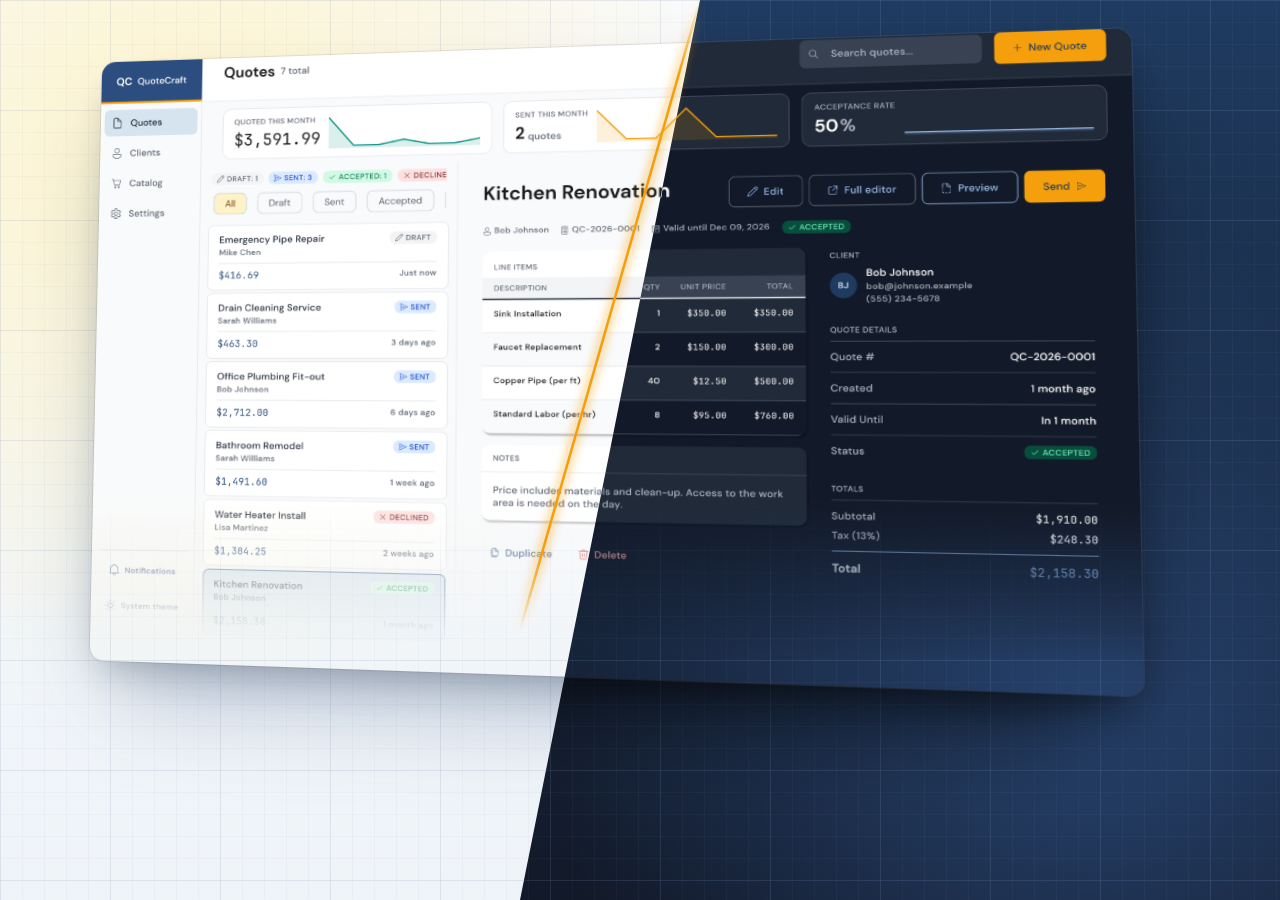
<file: docs/banners/src/stylized-split.html>
<!doctype html>
<html><head><meta charset="utf-8"><title>stylized-split</title>
<link rel="stylesheet" href="frames.css">
<style>
  /* One Quotes page, one moment, both themes: the Light and the Dark capture of Kitchen Renovation (one session,
     seconds apart) on the same turned plane, cut on one diagonal that runs through ground and screen alike. The cut is
     the app's own amber rule (Secondary #F59E0B), the line under its slate band. Warm paper on the day side
     (SecondaryContainer #FEF3C7, Background #F9FAFB), night on the other (PrimaryContainer (Dark) #1E3A5F, Background
     (Dark) #111827). */
  .layer { position: absolute; inset: 0; }
  .day { background:
      radial-gradient(60% 80% at 15% 20%, rgba(254,243,199,.95) 0%, rgba(254,243,199,0) 70%),
      linear-gradient(180deg, #F9FAFB 0%, color-mix(in srgb, #D6E4F0 30%, #F9FAFB) 100%); }
  .night { background:
      radial-gradient(60% 80% at 85% 80%, rgba(43,76,126,.75) 0%, rgba(43,76,126,0) 70%),
      linear-gradient(180deg, #1E3A5F 0%, #111827 100%);
    clip-path: polygon(var(--x1) 0, 100% 0, 100% 100%, var(--x2) 100%); }
  .stage { --x1: 700px; --x2: 520px; }
  .graph { --cell: 22px; --major: .07; --minor: .03; }
  .blueprint { --cell: 22px; --major: .10; --minor: .045; }
  .plane { position: absolute; left: 96px; top: 58px; width: 960px; border-radius: 14px; overflow: hidden; transform-origin: 0 50%;
    transform: perspective(2200px) rotateY(-14deg) rotateX(5deg);
    box-shadow: 0 0 0 1px rgba(31,41,55,.10), 0 18px 36px -12px rgba(31,41,55,.28), 0 50px 90px -30px rgba(43,76,126,.40); }
  .night .plane { box-shadow: 0 0 0 1px rgba(229,231,235,.08), 0 18px 36px -12px rgba(0,0,0,.5), 0 50px 90px -30px rgba(0,0,0,.65); }
  .plane .view { height: 600px; overflow: hidden;
    -webkit-mask-image: linear-gradient(180deg, #000 0%, #000 72%, transparent 96%); }
  .plane img { width: 100%; }
  .seam { position: absolute; inset: 0; pointer-events: none; }
</style></head>
<body><div class="stage">
  <div class="layer day grain" style="--grain:.05">
    <div class="graph"></div>
    <div class="plane"><div class="view"><img src="cap/desk-quotes-light@2x.png"></div></div>
  </div>
  <div class="layer night grain" style="--grain:.05">
    <div class="blueprint"></div>
    <div class="plane"><div class="view"><img src="cap/desk-quotes-dark@2x.png"></div></div>
  </div>
  <svg class="seam" width="1200" height="630" viewBox="0 0 1200 630">
    <defs><linearGradient id="g" x1="0" y1="0" x2="0" y2="1">
      <stop offset="0" stop-color="#F59E0B" stop-opacity="0"/><stop offset=".12" stop-color="#F59E0B" stop-opacity="1"/>
      <stop offset=".88" stop-color="#F59E0B" stop-opacity="1"/><stop offset="1" stop-color="#F59E0B" stop-opacity="0"/></linearGradient>
      <filter id="b" x="-50%" y="-10%" width="200%" height="120%"><feGaussianBlur stdDeviation="5"/></filter></defs>
    <line x1="700" y1="0" x2="520" y2="630" stroke="url(#g)" stroke-width="8" filter="url(#b)" opacity=".45"/>
    <line x1="700" y1="0" x2="520" y2="630" stroke="url(#g)" stroke-width="2.5"/>
  </svg>
</div></body></html>
</file>
<file: docs/banners/src/frames.css>
/* Shared frame and backdrop pieces for the QuoteCraft banners. Every colour is from the app:
   QuoteCraft/Styles/ColorPaletteOverride.xaml (Light and Dark) and the status brushes in QuoteCraft/App.xaml.
   Tints are these values at reduced alpha, or mixes of two of them in a gradient. */
:root {
  /* Light theme */
  --primary: #2B4C7E;          /* PrimaryColor (Light): slate blue, the brand band */
  --on-primary: #FFFFFF;       /* OnPrimaryColor (Light) */
  --pc: #D6E4F0;               /* PrimaryContainerColor (Light) */
  --on-pc: #0A1929;            /* OnPrimaryContainerColor (Light) */
  --amber: #F59E0B;            /* SecondaryColor, both themes: the call-to-action amber */
  --on-amber: #1A365D;         /* OnSecondaryColor */
  --amber-c: #FEF3C7;          /* SecondaryContainerColor (Light) */
  --amber-deep: #92400E;       /* SecondaryContainerColor (Dark) */
  --amber-ink: #78350F;        /* OnSecondaryContainerColor (Light) */
  --teal: #0D9488;             /* TertiaryColor (Light) */
  --paper: #F9FAFB;            /* BackgroundColor (Light) */
  --surface: #FFFFFF;          /* SurfaceColor (Light) */
  --sv: #F3F4F6;               /* SurfaceVariantColor (Light) */
  --outline: #D1D5DB;          /* OutlineColor (Light) */
  --outline-v: #E5E7EB;        /* OutlineVariantColor (Light) */
  --ink: #1F2937;              /* OnSurfaceColor (Light), SurfaceColor (Dark) */
  --ink-2: #5F6673;            /* OnSurfaceVariantColor (Light) */
  /* Dark theme */
  --primary-night: #93B5E1;    /* PrimaryColor (Dark), PrimaryInverseColor (Light) */
  --pc-night: #1E3A5F;         /* PrimaryContainerColor (Dark) */
  --night: #111827;            /* BackgroundColor (Dark) */
  --night-surface: #1F2937;    /* SurfaceColor (Dark) */
  --night-sv: #374151;         /* SurfaceVariantColor (Dark) */
  --night-outline: #4B5563;    /* OutlineVariantColor (Dark) */
  --night-ink: #E5E7EB;        /* OnSurfaceColor (Dark) */
  /* App.xaml status brushes (no palette role) */
  --success: #047857;          /* SuccessBrush (Light) */
  --sent: #1D4ED8;             /* StatusSentBrush (Light) */
}
@font-face { font-family: 'DM Sans'; font-weight: 700; src: url('fonts/DMSans-Bold.ttf'); }
* { box-sizing: border-box; }
html, body { margin: 0; width: 100%; height: 100%; overflow: hidden; background: var(--paper); }
.stage { position: absolute; inset: 0; overflow: hidden; }
img { display: block; }

/* Paper grain from an SVG turbulence, over the backdrop */
.grain::after {
  content: ''; position: absolute; inset: 0; pointer-events: none; opacity: var(--grain, .05); mix-blend-mode: overlay;
  background-image: url("data:image/svg+xml;utf8,<svg xmlns='http://www.w3.org/2000/svg' width='240' height='240'><filter id='n'><feTurbulence type='fractalNoise' baseFrequency='.8' numOctaves='3' stitchTiles='stitch'/><feColorMatrix values='0 0 0 0 .5  0 0 0 0 .5  0 0 0 0 .5  0 0 0 1 0'/></filter><rect width='100%' height='100%' filter='url(%23n)'/></svg>");
  background-size: 240px 240px;
}

/* Drafting grids drawn in CSS: a blueprint grid (Dark Primary lines on slate) and graph paper (slate on paper).
   Size them with --cell; fade them with a mask on the element that uses them. */
.blueprint { position: absolute; inset: 0; pointer-events: none;
  background-image:
    linear-gradient(rgba(147,181,225,var(--major,.16)) 1px, transparent 1px),
    linear-gradient(90deg, rgba(147,181,225,var(--major,.16)) 1px, transparent 1px),
    linear-gradient(rgba(147,181,225,var(--minor,.07)) 1px, transparent 1px),
    linear-gradient(90deg, rgba(147,181,225,var(--minor,.07)) 1px, transparent 1px);
  background-size: calc(var(--cell, 24px) * 5) calc(var(--cell, 24px) * 5), calc(var(--cell, 24px) * 5) calc(var(--cell, 24px) * 5),
                   var(--cell, 24px) var(--cell, 24px), var(--cell, 24px) var(--cell, 24px);
  background-position: var(--gx, 0) var(--gy, 0); }
.graph { position: absolute; inset: 0; pointer-events: none;
  background-image:
    linear-gradient(rgba(43,76,126,var(--major,.10)) 1px, transparent 1px),
    linear-gradient(90deg, rgba(43,76,126,var(--major,.10)) 1px, transparent 1px),
    linear-gradient(rgba(43,76,126,var(--minor,.045)) 1px, transparent 1px),
    linear-gradient(90deg, rgba(43,76,126,var(--minor,.045)) 1px, transparent 1px);
  background-size: calc(var(--cell, 24px) * 5) calc(var(--cell, 24px) * 5), calc(var(--cell, 24px) * 5) calc(var(--cell, 24px) * 5),
                   var(--cell, 24px) var(--cell, 24px), var(--cell, 24px) var(--cell, 24px);
  background-position: var(--gx, 0) var(--gy, 0); }

/* The app's own brand motif, as a backdrop element: a slate band over a thin amber rule (the rail header) */
.band { position: absolute; left: 0; right: 0; background: var(--primary); }
.band::after { content: ''; position: absolute; left: 0; right: 0; bottom: calc(-1 * var(--rule, 4px)); height: var(--rule, 4px); background: var(--amber); }

/* Generic desktop window: a slim neutral title bar (SurfaceVariant), three plain dots, no brand marks */
.win { position: absolute; border-radius: 12px; overflow: hidden; background: var(--surface);
  box-shadow: 0 0 0 1px rgba(31,41,55,.10), 0 1px 2px rgba(31,41,55,.06), 0 10px 24px -6px rgba(31,41,55,.14), 0 34px 70px -18px rgba(31,41,55,.32); }
.win .bar { height: var(--bar, 26px); display: flex; align-items: center; gap: 6px; padding: 0 12px; background: var(--sv);
  border-bottom: 1px solid rgba(31,41,55,.08); }
.win .bar i { width: 8px; height: 8px; border-radius: 50%; background: rgba(31,41,55,.18); }
.win .bar b { margin: 0 auto; width: 28%; height: 12px; border-radius: 6px; background: rgba(31,41,55,.06); }
.win.night { background: var(--night-surface);
  box-shadow: 0 0 0 1px rgba(229,231,235,.08), 0 1px 2px rgba(0,0,0,.3), 0 12px 28px -6px rgba(0,0,0,.45), 0 40px 80px -20px rgba(0,0,0,.6); }
.win.night .bar { background: var(--night-surface); border-bottom-color: rgba(229,231,235,.07); }
.win.night .bar i { background: rgba(229,231,235,.20); }
.win.night .bar b { background: rgba(229,231,235,.07); }
.win img { width: 100%; height: auto; }

/* Generic phone and tablet: a slate-graphite bezel (Dark Surface into Dark Background) with a soft edge highlight;
   no notch, no camera, no buttons, no logo */
.device { position: absolute; background: linear-gradient(150deg, #374151, #1F2937 45%, #111827); padding: var(--bezel, 9px);
  border-radius: var(--r, 40px);
  box-shadow: inset 0 0 0 1px rgba(255,255,255,.10), inset 0 1px 0 rgba(255,255,255,.16), 0 0 0 1px rgba(17,24,39,.40),
              0 2px 4px rgba(17,24,39,.10), 0 14px 30px -8px rgba(17,24,39,.28), 0 40px 70px -24px rgba(17,24,39,.42); }
.device .screen { width: 100%; height: 100%; overflow: hidden; border-radius: calc(var(--r, 40px) - var(--bezel, 9px)); background: #000; }
.device .screen img { width: 100%; height: 100%; object-fit: cover; object-position: top; }
.on-night .device { box-shadow: inset 0 0 0 1px rgba(255,255,255,.12), inset 0 1px 0 rgba(255,255,255,.18), 0 0 0 1px rgba(0,0,0,.55),
              0 2px 4px rgba(0,0,0,.3), 0 16px 34px -8px rgba(0,0,0,.55), 0 44px 80px -24px rgba(0,0,0,.7); }

/* A captured element lifted off the page: card-like radius and a layered, slate-tinted shadow */
.lift { position: absolute; border-radius: var(--lr, 12px); overflow: hidden;
  box-shadow: 0 0 0 1px rgba(31,41,55,.08), 0 2px 4px rgba(31,41,55,.06), 0 16px 32px -10px rgba(31,41,55,.20), 0 44px 80px -28px rgba(43,76,126,.38); }
.lift img { width: 100%; height: auto; }
.on-night .lift { box-shadow: 0 0 0 1px rgba(229,231,235,.08), 0 2px 4px rgba(0,0,0,.3), 0 18px 36px -10px rgba(0,0,0,.5), 0 48px 90px -28px rgba(0,0,0,.65); }
</file>
